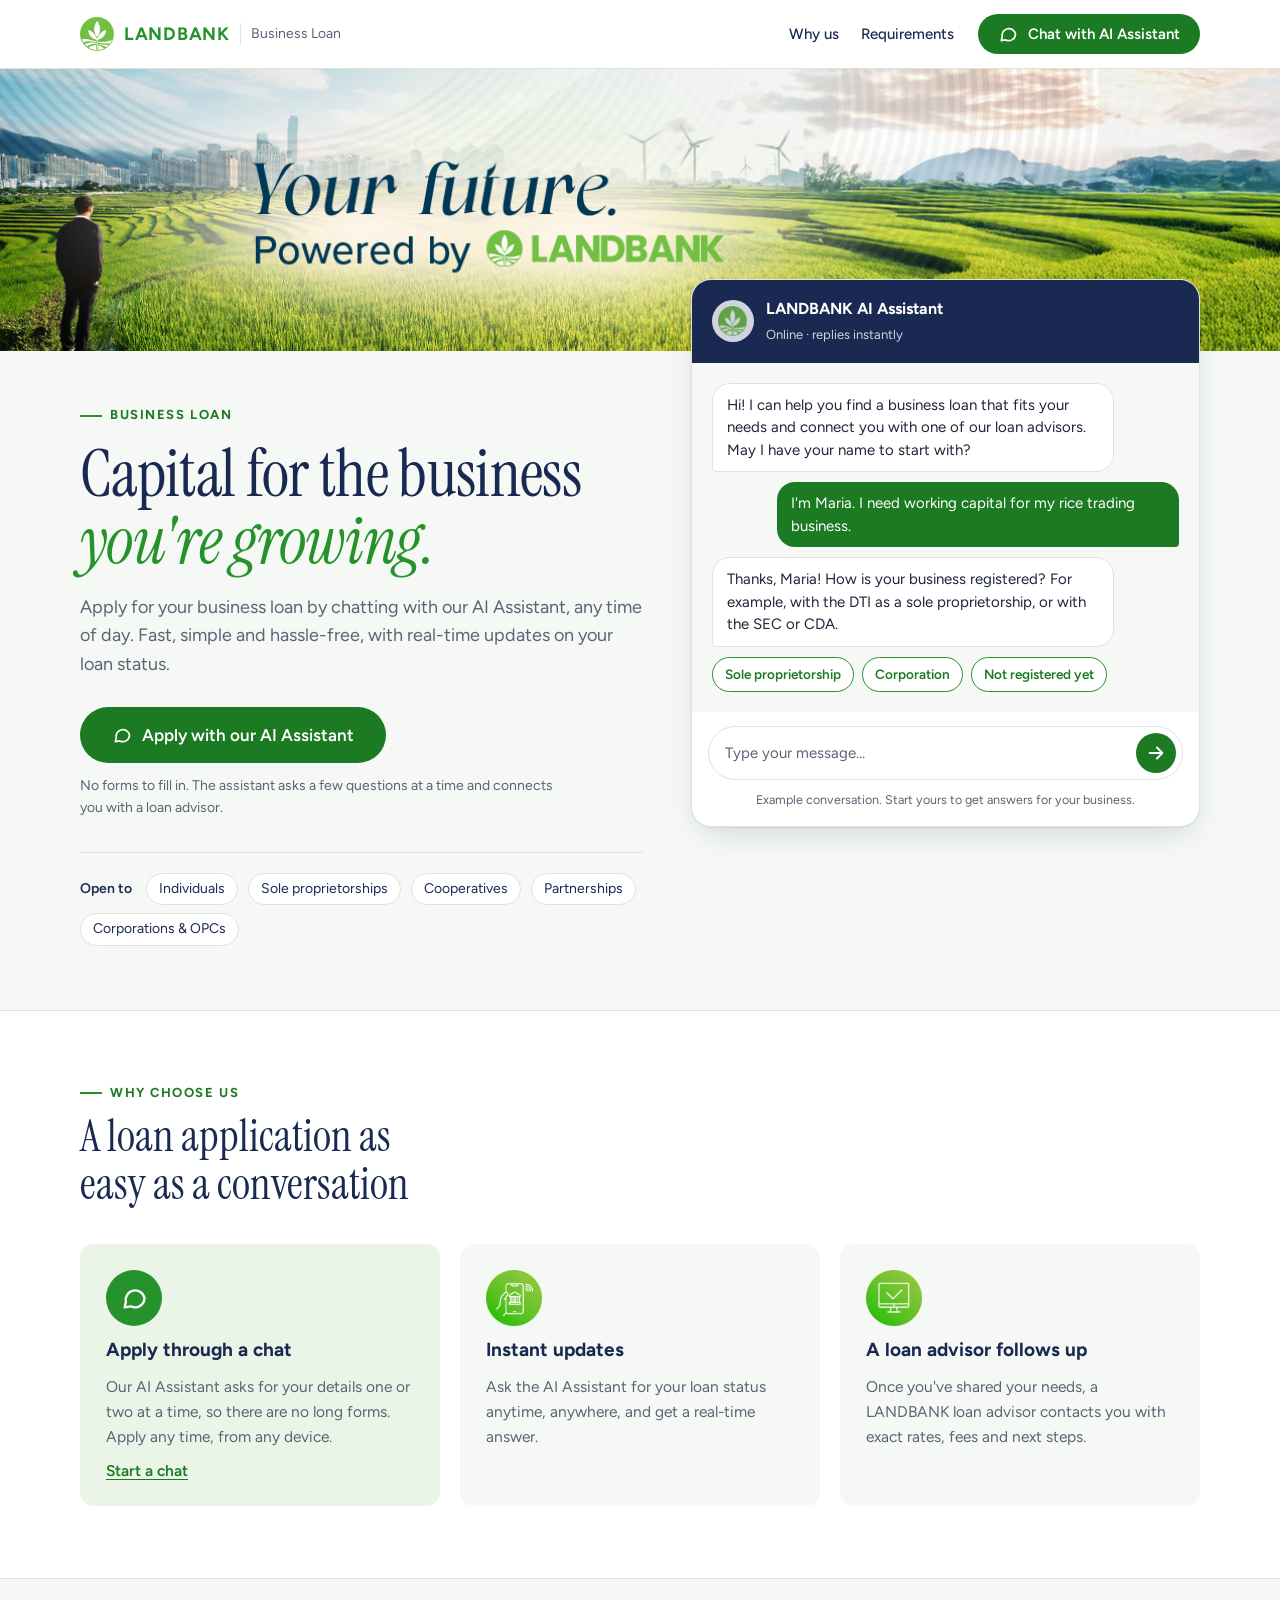
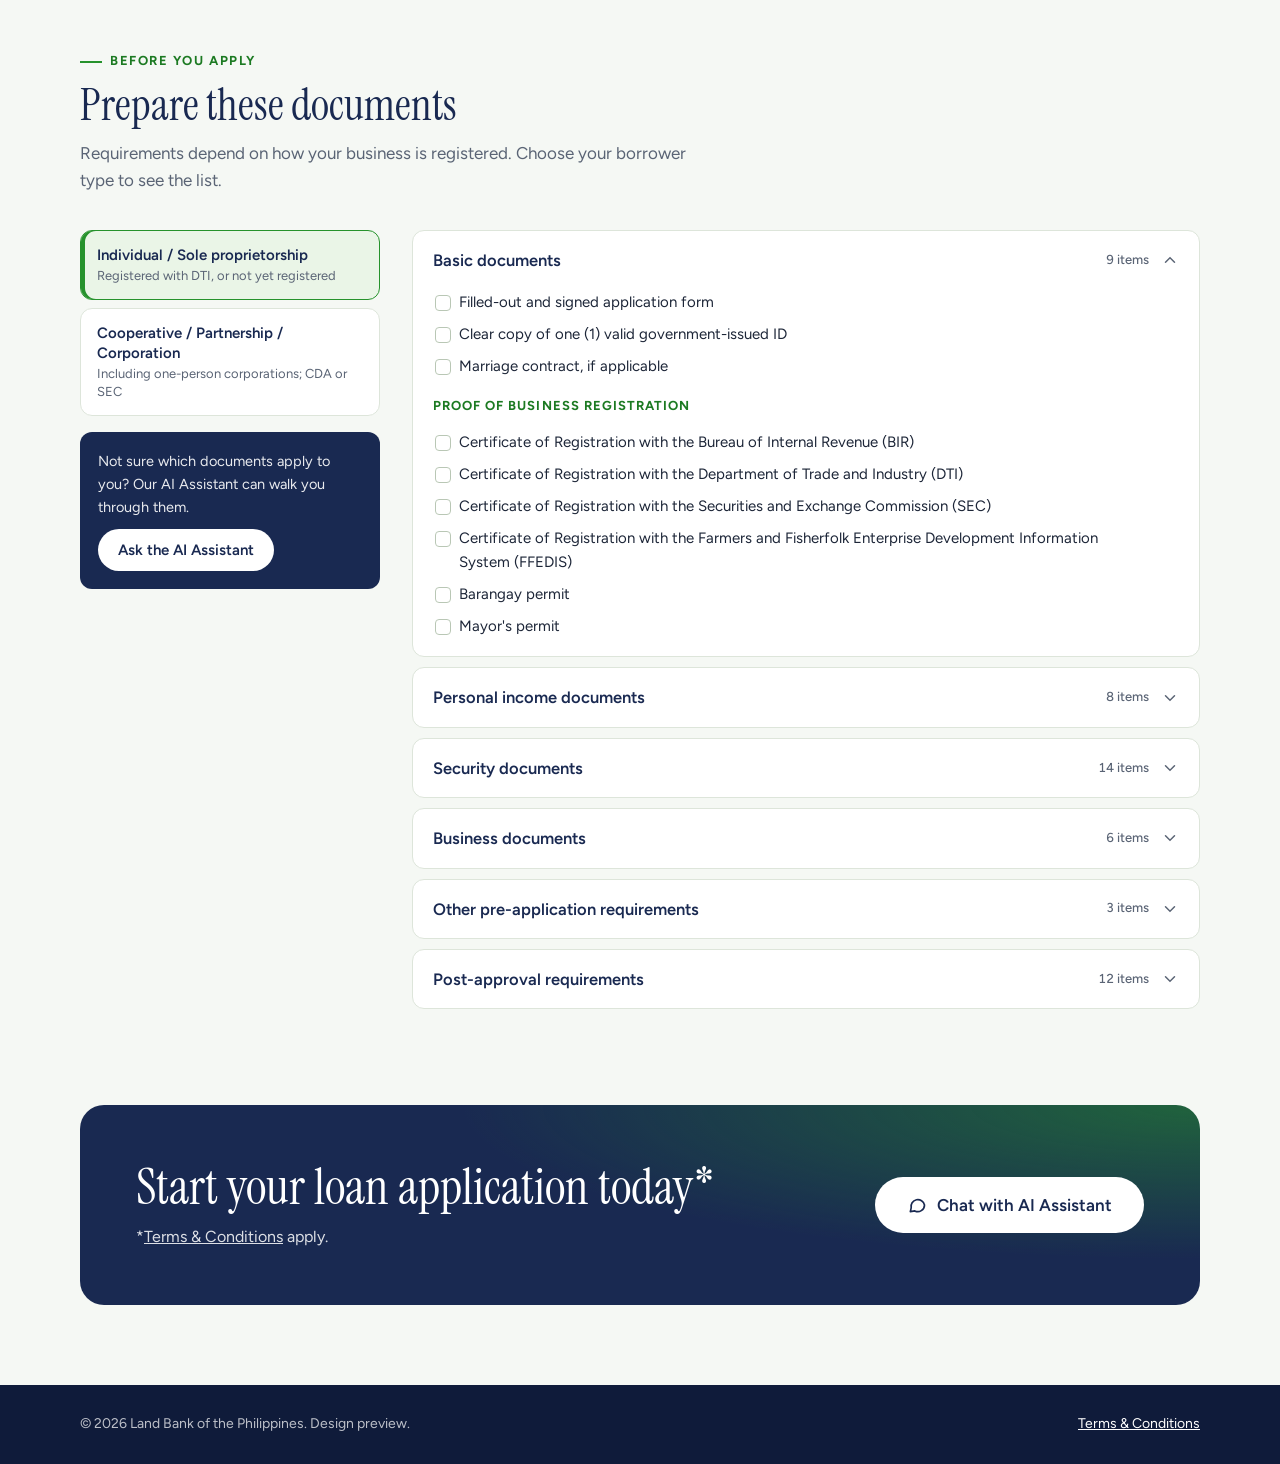
<file: design/landing/index.v1-light.html>
<!DOCTYPE html>
<html lang="en">
<head>
<meta charset="utf-8">
<meta name="viewport" content="width=device-width, initial-scale=1, viewport-fit=cover">
<title>LANDBANK Business Loan</title>
<link rel="icon" href="assets/icon.ico" type="image/x-icon">
<link rel="preconnect" href="https://fonts.googleapis.com">
<link rel="preconnect" href="https://fonts.gstatic.com" crossorigin>
<link rel="stylesheet" href="https://fonts.googleapis.com/css2?family=Figtree:wght@400;500;600;700&family=Instrument+Serif:ital@0;1&display=swap">
<style>
  /* Design preview only. Brand colours come from the current portal (172.22.6.48). */
  :root {
    --navy: #192951;
    --navy-deep: #0f1b3a;
    --green: #26922c;          /* brand green, used for marks and fills */
    --green-ink: #1c7a22;      /* button / link green, passes AA with white */
    --green-wash: #eaf5e7;
    --sky: #69b3e3;
    --paper: #f5f8f4;
    --surface: #ffffff;
    --line: #dde5da;
    --text: #1d2638;
    --muted: #5a6475;
    --radius: 14px;
    --shadow: 0 1px 2px rgba(25, 41, 81, .06), 0 12px 32px -12px rgba(25, 41, 81, .22);
    --serif: "Instrument Serif", Georgia, "Times New Roman", serif;
    --sans: "Figtree", system-ui, -apple-system, "Segoe UI", Roboto, sans-serif;
    color-scheme: light;
  }
  * { box-sizing: border-box; }
  [hidden] { display: none !important; }
  html { scroll-behavior: smooth; }
  @media (prefers-reduced-motion: reduce) {
    html { scroll-behavior: auto; }
    *, *::before, *::after { transition: none !important; animation: none !important; }
  }
  body {
    margin: 0;
    background: var(--paper);
    color: var(--text);
    font: 16px/1.6 var(--sans);
    -webkit-font-smoothing: antialiased;
  }
  img { max-width: 100%; display: block; }
  a { color: var(--green-ink); }
  h1, h2, h3 { color: var(--navy); text-wrap: balance; margin: 0; }
  p { margin: 0; }
  .wrap { width: 100%; max-width: 1160px; margin-inline: auto; padding-inline: 20px; }
  :focus-visible { outline: 3px solid var(--sky); outline-offset: 2px; border-radius: 6px; }
  .visually-hidden { position: absolute; width: 1px; height: 1px; overflow: hidden; clip: rect(0 0 0 0); white-space: nowrap; }

  /* Buttons */
  .btn {
    display: inline-flex; align-items: center; justify-content: center; gap: 10px;
    min-height: 48px; padding: 0 24px; border-radius: 999px;
    font: 600 16px/1 var(--sans); text-decoration: none; cursor: pointer;
    border: 2px solid transparent; transition: background .15s, color .15s, border-color .15s, transform .15s;
  }
  .btn:active { transform: translateY(1px); }
  .btn-primary { background: var(--green-ink); color: #fff; }
  .btn-primary:hover { background: #166a1b; }
  .btn-ghost { background: transparent; color: var(--navy); border-color: var(--navy); }
  .btn-ghost:hover { background: var(--navy); color: #fff; }
  .btn-light { background: #fff; color: var(--navy); }
  .btn-light:hover { background: var(--green-wash); }
  .btn-outline-light { color: #fff; border-color: rgba(255,255,255,.7); background: transparent; }
  .btn-outline-light:hover { background: rgba(255,255,255,.12); border-color: #fff; }
  .btn svg { width: 20px; height: 20px; flex: none; }

  /* Top bar */
  .topbar {
    position: sticky; top: env(safe-area-inset-top, 0px); z-index: 20;
    background: rgba(255,255,255,.94); backdrop-filter: blur(8px);
    border-bottom: 1px solid var(--line);
  }
  .topbar .wrap { display: flex; align-items: center; gap: 24px; min-height: 68px; }
  .brand { display: flex; align-items: center; gap: 10px; text-decoration: none; color: var(--navy); }
  .brand img { width: 34px; height: 34px; }
  .brand b { font-weight: 700; letter-spacing: .04em; color: var(--green); font-size: 18px; }
  .brand span { font-size: 14px; color: var(--muted); border-left: 1px solid var(--line); padding-left: 10px; }
  .nav { display: flex; gap: 22px; margin-left: auto; }
  .nav a { color: var(--navy); text-decoration: none; font-weight: 500; font-size: 15px; }
  .nav a:hover { color: var(--green-ink); }
  .topbar .btn { min-height: 40px; padding: 0 18px; font-size: 15px; }
  @media (max-width: 860px) { .nav { display: none; } .topbar .btn { margin-left: auto; } }
  @media (max-width: 480px) { .brand span { display: none; } .topbar-label { display: none; } .topbar .btn { padding: 0 12px; } }

  /* Hero */
  .banner {
    height: clamp(150px, 22vw, 300px);
    background: #cfe3c6 url("assets/business_loan.png") 12% center / cover no-repeat;
  }
  .hero { position: relative; }
  .hero .wrap {
    display: grid; grid-template-columns: minmax(0, 1.05fr) minmax(0, .95fr); gap: 48px; align-items: start;
    padding-block: 48px 64px;
  }
  .eyebrow {
    display: inline-flex; align-items: center; gap: 8px;
    font-size: 13px; font-weight: 700; letter-spacing: .12em; text-transform: uppercase; color: var(--green-ink);
  }
  .eyebrow::before { content: ""; width: 22px; height: 2px; background: var(--green); }
  .hero h1 {
    margin-top: 14px;
    font-family: var(--serif); font-weight: 400;
    font-size: clamp(40px, 5.4vw, 66px); line-height: 1.02; letter-spacing: -.01em;
  }
  .hero h1 em { color: var(--green); }
  .hero .lede { margin-top: 18px; font-size: 18px; color: var(--muted); max-width: 34em; }
  .cta-row { display: flex; flex-wrap: wrap; gap: 12px; margin-top: 28px; }
  .btn-lg { min-height: 56px; padding: 0 30px; font-size: 17px; }
  .cta-note { margin-top: 12px; font-size: 14px; color: var(--muted); max-width: 34em; }
  .who {
    margin-top: 32px; padding-top: 20px; border-top: 1px solid var(--line);
    display: flex; flex-wrap: wrap; gap: 8px 10px; align-items: center; font-size: 14px; color: var(--muted);
  }
  .who strong { color: var(--navy); font-weight: 600; margin-right: 4px; }
  .chip { padding: 4px 12px; border-radius: 999px; background: var(--surface); border: 1px solid var(--line); color: var(--navy); }

  /* Example conversation card (replaces the calculator) */
  .preview {
    margin: -120px 0 0; background: var(--surface); border-radius: 20px; box-shadow: var(--shadow);
    border: 1px solid var(--line); overflow: hidden; position: relative; display: flex; flex-direction: column;
  }
  .preview-head { background: var(--navy); color: #fff; padding: 16px 20px; display: flex; align-items: center; gap: 12px; }
  .preview-head .avatar { width: 42px; height: 42px; }
  .preview-head b { display: block; font-size: 16px; }
  .preview-head span { font-size: 13px; opacity: .8; }
  .preview-body { background: var(--paper); padding: 20px; display: flex; flex-direction: column; gap: 10px; }
  .preview .msg { font-size: 15px; max-width: 86%; padding: 10px 14px; }
  .preview-chips { display: flex; flex-wrap: wrap; gap: 8px; }
  .preview-chips span { border: 1.5px solid var(--green); color: var(--green-ink); background: var(--surface); border-radius: 999px; padding: 6px 12px; font-size: 13.5px; font-weight: 600; }
  .preview-input {
    display: flex; align-items: center; gap: 10px; margin: 14px 16px 0; padding: 6px 6px 6px 16px;
    border: 1.5px solid var(--line); border-radius: 999px; background: var(--surface); cursor: pointer;
    font: 15px var(--sans); color: var(--muted); text-align: left; transition: border-color .15s, box-shadow .15s;
  }
  .preview-input:hover { border-color: var(--green); box-shadow: 0 0 0 4px var(--green-wash); }
  .preview-input > span:first-child { flex: 1; }
  .preview-input .send { width: 40px; height: 40px; }
  .preview figcaption { padding: 10px 20px 16px; font-size: 12.5px; color: var(--muted); text-align: center; }

  @media (max-width: 900px) {
    .hero .wrap { grid-template-columns: 1fr; gap: 36px; padding-block: 32px 48px; }
    .preview { margin-top: 0; }
  }

  /* Sections */
  section.block { padding-block: 72px; }
  .section-head { display: grid; gap: 10px; max-width: 640px; margin-bottom: 36px; }
  .section-head h2 { font-family: var(--serif); font-weight: 400; font-size: clamp(32px, 4vw, 44px); line-height: 1.08; }
  .section-head p { color: var(--muted); font-size: 17px; }

  .why { background: var(--surface); border-block: 1px solid var(--line); }
  .features { display: grid; grid-template-columns: repeat(3, minmax(0, 1fr)); gap: 20px; }
  .feature { display: grid; gap: 12px; align-content: start; padding: 26px; border-radius: var(--radius); background: var(--paper); }
  .feature img, .feature .chat-mark { width: 56px; height: 56px; }
  .feature h3 { font-size: 19px; line-height: 1.3; }
  .feature p { color: var(--muted); font-size: 15.5px; }
  .feature.new { background: var(--green-wash); }
  .chat-mark { border-radius: 50%; background: var(--green); display: grid; place-items: center; }
  .chat-mark svg { width: 28px; height: 28px; color: #fff; }
  .tag { display: inline-block; font-size: 11px; font-weight: 700; letter-spacing: .1em; text-transform: uppercase; color: var(--green-ink); background: #fff; border-radius: 999px; padding: 2px 8px; margin-left: 6px; vertical-align: middle; }
  .link-btn { background: none; border: 0; padding: 0; font: 600 15.5px var(--sans); color: var(--green-ink); cursor: pointer; text-decoration: underline; text-underline-offset: 3px; justify-self: start; }
  @media (max-width: 860px) { .features { grid-template-columns: 1fr; } }

  /* Requirements */
  .req-layout { display: grid; grid-template-columns: 300px minmax(0, 1fr); gap: 32px; align-items: start; }
  .req-aside { position: sticky; top: 96px; display: grid; gap: 16px; }
  .tabs { display: grid; gap: 8px; }
  .tab {
    text-align: left; padding: 14px 16px; border-radius: 12px; border: 1.5px solid var(--line);
    background: var(--surface); color: var(--navy); font: 600 15px/1.35 var(--sans); cursor: pointer;
    display: grid; gap: 2px;
  }
  .tab small { font-weight: 400; color: var(--muted); font-size: 13px; }
  .tab[aria-selected="true"] { border-color: var(--green); background: var(--green-wash); box-shadow: inset 4px 0 0 var(--green); }
  .help-card { padding: 18px; border-radius: 12px; background: var(--navy); color: #fff; display: grid; gap: 10px; }
  .help-card p { font-size: 14.5px; opacity: .9; }
  .help-card .btn { min-height: 42px; font-size: 15px; justify-self: start; padding: 0 18px; }
  .docs { display: grid; gap: 10px; }
  details.group { background: var(--surface); border: 1px solid var(--line); border-radius: 12px; }
  details.group summary {
    list-style: none; cursor: pointer; padding: 16px 20px; display: flex; align-items: center; gap: 12px;
    font-weight: 600; color: var(--navy); font-size: 16.5px;
  }
  details.group summary::-webkit-details-marker { display: none; }
  summary .count { margin-left: auto; font-size: 13px; font-weight: 500; color: var(--muted); font-variant-numeric: tabular-nums; }
  summary .chev { width: 18px; height: 18px; color: var(--muted); transition: transform .2s; flex: none; }
  details[open] summary .chev { transform: rotate(180deg); }
  .group-body { padding: 0 20px 18px; display: grid; gap: 14px; }
  .group-body h4 { margin: 4px 0 0; font-size: 13px; letter-spacing: .08em; text-transform: uppercase; color: var(--green-ink); }
  .group-body ul { margin: 0; padding: 0; list-style: none; display: grid; gap: 8px; }
  .group-body li { position: relative; padding-left: 26px; font-size: 15px; color: var(--text); max-width: 68ch; }
  .group-body li::before {
    content: ""; position: absolute; left: 2px; top: 5px; width: 14px; height: 14px; border-radius: 4px;
    border: 1.5px solid #b9c7b5; background: #fff;
  }
  @media (max-width: 860px) {
    .req-layout { grid-template-columns: 1fr; }
    .req-aside { position: static; }
    .tabs { grid-template-columns: 1fr 1fr; }
  }
  @media (max-width: 480px) { .tabs { grid-template-columns: 1fr; } }

  /* Closing CTA */
  .closing { padding-block: 24px 80px; }
  .closing-card {
    border-radius: 24px; padding: clamp(28px, 5vw, 56px); color: #fff; position: relative; overflow: hidden;
    background:
      radial-gradient(120% 140% at 100% 0%, rgba(38,146,44,.55), transparent 55%),
      var(--navy);
    display: flex; flex-wrap: wrap; align-items: center; justify-content: space-between; gap: 24px;
  }
  .closing-card h2 { color: #fff; font-family: var(--serif); font-weight: 400; font-size: clamp(32px, 4.4vw, 50px); line-height: 1.05; }
  .closing-card p { margin-top: 10px; opacity: .85; }
  .closing-card .cta-row { margin-top: 0; }

  footer { background: var(--navy-deep); color: rgba(255,255,255,.72); font-size: 14px; padding-block: 28px; }
  footer .wrap { display: flex; flex-wrap: wrap; gap: 12px 24px; justify-content: space-between; }
  footer a { color: #fff; }

  /* Chat panel (static mock) */

  .avatar { border-radius: 50%; background: #fff; display: grid; place-items: center; flex: none; }
  .avatar img { width: 70%; height: 70%; }

  /* Focus mode: the page dims and blurs, the chat takes centre stage */
  body.chat-open { overflow: hidden; }
  .chat-backdrop {
    position: fixed; inset: 0; z-index: 45;
    background: rgba(15, 27, 58, .58); backdrop-filter: blur(6px); -webkit-backdrop-filter: blur(6px);
    animation: fade .2s ease-out;
  }
  @keyframes fade { from { opacity: 0; } }
  .chat {
    position: fixed; inset: 0; margin: auto; z-index: 50;
    width: min(880px, calc(100vw - 48px)); height: min(880px, calc(100dvh - 48px));
    background: var(--surface); border-radius: 24px; box-shadow: 0 40px 100px -20px rgba(0,0,0,.55);
    display: flex; flex-direction: column; overflow: hidden;
    animation: pop .24s ease-out;
  }
  @keyframes pop { from { opacity: 0; transform: translateY(16px) scale(.98); } }
  @media (max-width: 640px) {
    .chat {
      width: 100%; height: 100%; border-radius: 0;
      padding-top: env(safe-area-inset-top, 0px); padding-bottom: env(safe-area-inset-bottom, 0px);
    }
  }
  .chat-head { background: var(--navy); color: #fff; padding: 18px 20px 18px 24px; display: flex; align-items: center; gap: 14px; }
  .chat-head .avatar { width: 48px; height: 48px; }
  .chat-head h2 { color: #fff; font-size: 19px; line-height: 1.2; }
  .chat-head p { font-size: 14px; opacity: .8; display: flex; align-items: center; gap: 6px; }
  .chat-head p::before { content: ""; width: 8px; height: 8px; border-radius: 50%; background: #9be15d; }
  .icon-btn { margin-left: auto; width: 40px; height: 40px; border-radius: 10px; border: 0; background: transparent; color: #fff; cursor: pointer; display: grid; place-items: center; }
  .icon-btn + .icon-btn { margin-left: 0; }
  .icon-btn:hover { background: rgba(255,255,255,.12); }
  .icon-btn svg { width: 22px; height: 22px; }
  .esc-hint { font-size: 12px; opacity: .65; margin-right: 4px; }
  @media (max-width: 640px) { .esc-hint { display: none; } }
  .preview-note { background: #fff6e8; color: #7a4a0c; font-size: 13px; padding: 8px 24px; border-bottom: 1px solid #f3e1c2; text-align: center; }
  /* Messages and composer sit in a centred reading column */
  .messages {
    flex: 1; overflow-y: auto; display: flex; flex-direction: column; gap: 14px; background: var(--paper);
    padding-block: 28px; padding-inline: max(20px, calc((100% - 700px) / 2));
  }
  .day { align-self: center; font-size: 12.5px; color: var(--muted); }
  .msg { max-width: min(78%, 560px); padding: 12px 16px; border-radius: 18px; font-size: 16.5px; line-height: 1.5; }
  .msg.bot { align-self: flex-start; background: var(--surface); border: 1px solid var(--line); border-bottom-left-radius: 4px; }
  .msg.me { align-self: flex-end; background: var(--green-ink); color: #fff; border-bottom-right-radius: 4px; }
  .quick { display: flex; flex-wrap: wrap; gap: 10px; }
  .quick button {
    border: 1.5px solid var(--green); background: var(--surface); color: var(--green-ink); border-radius: 999px;
    padding: 10px 18px; font: 600 15px var(--sans); cursor: pointer;
  }
  .quick button:hover { background: var(--green-wash); }
  .typing { align-self: flex-start; display: flex; gap: 5px; padding: 14px 16px; background: var(--surface); border: 1px solid var(--line); border-radius: 18px; border-bottom-left-radius: 4px; }
  .typing i { width: 8px; height: 8px; border-radius: 50%; background: #9aa6b8; animation: blink 1.2s infinite; }
  .typing i:nth-child(2) { animation-delay: .15s; } .typing i:nth-child(3) { animation-delay: .3s; }
  @keyframes blink { 0%, 60%, 100% { opacity: .3; } 30% { opacity: 1; } }
  .composer {
    display: flex; gap: 10px; border-top: 1px solid var(--line); background: var(--surface);
    padding-block: 16px 10px; padding-inline: max(20px, calc((100% - 700px) / 2));
  }
  .composer textarea {
    flex: 1; resize: none; border: 1.5px solid var(--line); border-radius: 16px; padding: 13px 16px;
    font: 16.5px/1.45 var(--sans); color: var(--text); max-height: 160px; background: var(--surface);
  }
  .composer textarea:focus { outline: none; border-color: var(--green); box-shadow: 0 0 0 4px var(--green-wash); }
  .send { width: 52px; height: 52px; align-self: flex-end; border-radius: 50%; border: 0; background: var(--green-ink); color: #fff; cursor: pointer; display: grid; place-items: center; }
  .send:disabled { background: #c9d2c6; cursor: default; }
  .send svg { width: 22px; height: 22px; }
  .chat-foot { font-size: 12px; color: var(--muted); text-align: center; padding: 0 20px 14px; background: var(--surface); }
</style>
</head>
<body>

<header class="topbar">
  <div class="wrap">
    <a class="brand" href="#top" aria-label="LANDBANK Business Loan home">
      <img src="assets/icon.ico" alt="">
      <b>LANDBANK</b>
      <span>Business Loan</span>
    </a>
    <nav class="nav" aria-label="Page">
      <a href="#why">Why us</a>
      <a href="#requirements">Requirements</a>
    </nav>
    <button class="btn btn-primary" type="button" data-open-chat><svg viewBox="0 0 24 24" fill="none" stroke="currentColor" stroke-width="2" stroke-linecap="round" stroke-linejoin="round" aria-hidden="true"><path d="M21 12a8 8 0 0 1-11.6 7.1L4 20l1-4.6A8 8 0 1 1 21 12Z"/></svg><span class="topbar-label">Chat with AI Assistant</span></button>
  </div>
</header>

<main id="top">
  <div class="banner" role="img" aria-label="Rice terraces and a city skyline: Your future. Powered by LANDBANK"></div>

  <section class="hero">
    <div class="wrap">
      <div>
        <span class="eyebrow">Business Loan</span>
        <h1>Capital for the business <em>you're growing.</em></h1>
        <p class="lede">Apply for your business loan by chatting with our AI Assistant, any time of day. Fast, simple and hassle-free, with real-time updates on your loan status.</p>
        <div class="cta-row">
          <button class="btn btn-primary btn-lg" type="button" data-open-chat>
            <svg viewBox="0 0 24 24" fill="none" stroke="currentColor" stroke-width="2" stroke-linecap="round" stroke-linejoin="round" aria-hidden="true"><path d="M21 12a8 8 0 0 1-11.6 7.1L4 20l1-4.6A8 8 0 1 1 21 12Z"/></svg>
            Apply with our AI Assistant
          </button>
        </div>
        <p class="cta-note">No forms to fill in. The assistant asks a few questions at a time and connects you with a loan advisor.</p>
        <div class="who">
          <strong>Open to</strong>
          <span class="chip">Individuals</span>
          <span class="chip">Sole proprietorships</span>
          <span class="chip">Cooperatives</span>
          <span class="chip">Partnerships</span>
          <span class="chip">Corporations &amp; OPCs</span>
        </div>
      </div>

      <figure class="preview" aria-labelledby="preview-cap">
        <div class="preview-head">
          <span class="avatar"><img src="assets/icon.ico" alt=""></span>
          <div>
            <b>LANDBANK AI Assistant</b>
            <span>Online · replies instantly</span>
          </div>
        </div>
        <div class="preview-body" aria-hidden="true">
          <div class="msg bot">Hi! I can help you find a business loan that fits your needs and connect you with one of our loan advisors. May I have your name to start with?</div>
          <div class="msg me">I'm Maria. I need working capital for my rice trading business.</div>
          <div class="msg bot">Thanks, Maria! How is your business registered? For example, with the DTI as a sole proprietorship, or with the SEC or CDA.</div>
          <div class="preview-chips"><span>Sole proprietorship</span><span>Corporation</span><span>Not registered yet</span></div>
        </div>
        <button class="preview-input" type="button" data-open-chat>
          <span>Type your message…</span>
          <span class="send"><svg viewBox="0 0 24 24" fill="none" stroke="currentColor" stroke-width="2" stroke-linecap="round" stroke-linejoin="round" aria-hidden="true"><path d="M5 12h14M13 6l6 6-6 6"/></svg></span>
        </button>
        <figcaption id="preview-cap">Example conversation. Start yours to get answers for your business.</figcaption>
      </figure>
    </div>
  </section>

  <section class="block why" id="why">
    <div class="wrap">
      <div class="section-head">
        <span class="eyebrow">Why choose us</span>
        <h2>A loan application as easy as a conversation</h2>
      </div>
      <div class="features">
        <article class="feature new">
          <span class="chat-mark"><svg viewBox="0 0 24 24" fill="none" stroke="currentColor" stroke-width="2" stroke-linecap="round" stroke-linejoin="round" aria-hidden="true"><path d="M21 12a8 8 0 0 1-11.6 7.1L4 20l1-4.6A8 8 0 1 1 21 12Z"/></svg></span>
          <h3>Apply through a chat</h3>
          <p>Our AI Assistant asks for your details one or two at a time, so there are no long forms. Apply any time, from any device.</p>
          <button class="link-btn" type="button" data-open-chat>Start a chat</button>
        </article>
        <article class="feature">
          <img src="assets/icon_timer.png" alt="">
          <h3>Instant updates</h3>
          <p>Ask the AI Assistant for your loan status anytime, anywhere, and get a real-time answer.</p>
        </article>
        <article class="feature">
          <img src="assets/icon_digital.png" alt="">
          <h3>A loan advisor follows up</h3>
          <p>Once you've shared your needs, a LANDBANK loan advisor contacts you with exact rates, fees and next steps.</p>
        </article>
      </div>
    </div>
  </section>

  <section class="block" id="requirements">
    <div class="wrap">
      <div class="section-head">
        <span class="eyebrow">Before you apply</span>
        <h2>Prepare these documents</h2>
        <p>Requirements depend on how your business is registered. Choose your borrower type to see the list.</p>
      </div>
      <div class="req-layout">
        <aside class="req-aside">
          <div class="tabs" role="tablist" aria-label="Borrower type">
            <button class="tab" role="tab" id="tab-isp" aria-controls="docs" aria-selected="true" data-type="isp">
              Individual / Sole proprietorship
              <small>Registered with DTI, or not yet registered</small>
            </button>
            <button class="tab" role="tab" id="tab-cpc" aria-controls="docs" aria-selected="false" data-type="cpc">
              Cooperative / Partnership / Corporation
              <small>Including one-person corporations; CDA or SEC</small>
            </button>
          </div>
          <div class="help-card">
            <p>Not sure which documents apply to you? Our AI Assistant can walk you through them.</p>
            <button class="btn btn-light" type="button" data-open-chat>Ask the AI Assistant</button>
          </div>
        </aside>
        <div class="docs" id="docs" role="tabpanel" aria-labelledby="tab-isp"></div>
      </div>
    </div>
  </section>

  <section class="closing">
    <div class="wrap">
      <div class="closing-card">
        <div>
          <h2>Start your loan application today*</h2>
          <p>*<a href="#terms" style="color:#fff">Terms &amp; Conditions</a> apply.</p>
        </div>
        <div class="cta-row">
          <button class="btn btn-light btn-lg" type="button" data-open-chat><svg viewBox="0 0 24 24" fill="none" stroke="currentColor" stroke-width="2" stroke-linecap="round" stroke-linejoin="round" aria-hidden="true"><path d="M21 12a8 8 0 0 1-11.6 7.1L4 20l1-4.6A8 8 0 1 1 21 12Z"/></svg>Chat with AI Assistant</button>
        </div>
      </div>
    </div>
  </section>
</main>

<footer id="terms">
  <div class="wrap">
    <span>© 2026 Land Bank of the Philippines. Design preview.</span>
    <a href="#terms">Terms &amp; Conditions</a>
  </div>
</footer>

<!-- Chat panel: static mock, not connected to the chatbot -->
<div class="chat-backdrop" id="chat-backdrop" hidden></div>
<section class="chat" id="chat" role="dialog" aria-modal="true" aria-labelledby="chat-title" hidden>
  <div class="chat-head">
    <span class="avatar"><img src="assets/icon.ico" alt=""></span>
    <div>
      <h2 id="chat-title">LANDBANK AI Assistant</h2>
      <p>Online · replies instantly</p>
    </div>
    <span class="esc-hint" style="margin-left:auto">Esc to close</span>
    <button class="icon-btn" type="button" id="chat-reset" style="margin-left:0" aria-label="Start over">
      <svg viewBox="0 0 24 24" fill="none" stroke="currentColor" stroke-width="2" stroke-linecap="round" stroke-linejoin="round" aria-hidden="true"><path d="M3 12a9 9 0 1 0 3-6.7L3 8"/><path d="M3 3v5h5"/></svg>
    </button>
    <button class="icon-btn" type="button" id="chat-close" aria-label="Close chat">
      <svg viewBox="0 0 24 24" fill="none" stroke="currentColor" stroke-width="2" stroke-linecap="round" aria-hidden="true"><path d="M6 6l12 12M18 6 6 18"/></svg>
    </button>
  </div>
  <div class="preview-note">Design preview: replies are placeholders, the assistant is not connected yet.</div>
  <div class="messages" id="messages" aria-live="polite"></div>
  <form class="composer" id="composer">
    <label class="visually-hidden" for="chat-input">Message</label>
    <textarea id="chat-input" rows="1" placeholder="Type your message…"></textarea>
    <button class="send" type="submit" id="send" aria-label="Send" disabled>
      <svg viewBox="0 0 24 24" fill="none" stroke="currentColor" stroke-width="2" stroke-linecap="round" stroke-linejoin="round" aria-hidden="true"><path d="M5 12h14M13 6l6 6-6 6"/></svg>
    </button>
  </form>
  <p class="chat-foot">Never share passwords, card numbers or one-time PINs other than the code we text you.</p>
</section>

<script>
  /* ---------- Requirements (content from the current portal) ---------- */
  const security = [
    ["", ["Photocopy of Transfer Certificate of Title (TCT) / Condominium Certificate of Title (CCT)",
          "Photocopy of Tax Declaration (for land and improvement)",
          "Location / vicinity map",
          "Land Transportation Office (LTO) Official Receipt (OR) / Certificate of Registration (CR) or Deed of Sale of Motor Vehicle",
          "Reservation Agreement, Contract to Sell or Statement of Account (for Deed of Assignment (DOA) accounts only)"]],
    ["If secured by a continuing suretyship", ["Basic documents (as enumerated in this form) of the surety", "Income documents (as enumerated in this form) of the surety"]],
    ["If construction loan", ["Building / floor plan of proposed improvement", "Bill of materials", "Specification of proposed finishes", "Building permit"]],
  ];
  const postApproval = [
    ["Real estate collateral-backed loans", ["Original owner's copy of TCT/CCT", "Original Tax Clearance", "Certified true copy of latest Tax Declaration",
      "Insurance policy/ies (for properties with improvements)", "Master Deed of Declaration (for condominium only)",
      "Photocopy of latest full-year Real Estate Tax Receipt (RETR)", "Price quotation of the property (for property acquisition)",
      "Affidavit of Consent to Mortgage Family Home", "Others (please specify)"]],
  ];
  const DOCS = {
    isp: [
      ["Basic documents", [["", ["Filled-out and signed application form", "Clear copy of one (1) valid government-issued ID", "Marriage contract, if applicable"]],
        ["Proof of business registration", ["Certificate of Registration with the Bureau of Internal Revenue (BIR)", "Certificate of Registration with the Department of Trade and Industry (DTI)",
          "Certificate of Registration with the Securities and Exchange Commission (SEC)", "Certificate of Registration with the Farmers and Fisherfolk Enterprise Development Information System (FFEDIS)",
          "Barangay permit", "Mayor's permit"]]]],
      ["Personal income documents", [["", ["Latest Income Tax Return (ITR) or BIR Form 2316", "Latest payslip for the past 2 months",
        "Certificate of Employment (COE) with salary, or employment contract", "Latest crew contract (for seafarers)", "Proof of remittance for the past 6 months",
        "Bank statements or photocopy of passbook for the past 6 months", "Lease contract (for rental income)", "Proof of other income"]]]],
      ["Security documents", security.concat([["If refinancing / loan takeout", ["Statement of Account from current lender and official receipts for the past 3 months"]],
        ["Others", ["Appraisal fee", "Additional security documents"]]])],
      ["Business documents", [["", ["Photocopy of Audited Financial Statements for the past 3 years with the latest ITR, or in-house or pre-operating financial statements",
        "Business plan / business proposal", "Photocopy of franchise agreement, if any", "Business background / company profile", "Photocopy of purchase agreement", "Others (please specify)"]]]],
      ["Other pre-application requirements", [["", ["Billing statement of utilities for the past 3 months",
        "Statement of Account from the current lender and official receipts for the past 3 months (if loan purpose is refinancing / loan takeout)", "Others (please specify)"]]]],
      ["Post-approval requirements", postApproval.concat([["Other post-approval requirements", ["General Information Sheet (GIS), if applicable", "Special Power of Attorney, if applicable",
        "Certificate of Ownership for movable property (e.g., motor vehicles)"]]])],
    ],
    cpc: [
      ["Basic documents", [["", ["Filled-out and signed application form", "Clear copy of one (1) valid government-issued ID of authorized representative, if applicable",
        "Board / Partnership Resolution or Secretary's Certificate authorizing the loan and naming the persons authorized to transact with the bank and sign documents",
        "Special Power of Attorney, if applicable", "Certificate of Registration with the Farmers and Fisherfolk Enterprise Development Information System (FFEDIS)"]]]],
      ["Proof of business registration", [["Cooperative", ["Certificate of Registration with the Cooperative Development Authority (CDA)", "Certificate of Compliance, if applicable", "List of elected officers"]],
        ["Partnership", ["Certificate of Registration with the Securities and Exchange Commission (SEC)", "Articles of Partnership"]],
        ["Corporation / One-person corporation", ["Certificate of Registration with the SEC", "General Information Sheet (GIS), if applicable", "Latest amended Articles of Incorporation and By-Laws"]]]],
      ["Income documents", [["", ["Photocopy of Audited Financial Statements for the past 3 years with the latest Income Tax Return (ITR), or in-house or pre-operating financial statements",
        "Bank statements or photocopy of passbook for the past 6 months", "Business background / company profile", "Proof of other income, if any"]]]],
      ["Other supporting documents", [["", ["Billing statement of utilities for the past 3 months",
        "Statement of Account from the current lender and official receipts for the past 3 months (if loan purpose is refinancing / loan takeout)", "Others (please specify)"]]]],
      ["Security documents", security.concat([["Others", ["Appraisal fee", "Additional security documents"]]])],
      ["Post-approval requirements", postApproval.concat([["Other post-approval requirements", ["Certificate of Ownership for movable property (e.g., motor vehicles)"]]])],
    ],
  };
  const chev = '<svg class="chev" viewBox="0 0 24 24" fill="none" stroke="currentColor" stroke-width="2" stroke-linecap="round" aria-hidden="true"><path d="m6 9 6 6 6-6"/></svg>';
  const esc = s => s.replace(/&/g, "&amp;").replace(/</g, "&lt;");
  function renderDocs(type) {
    document.getElementById("docs").innerHTML = DOCS[type].map(([title, parts], i) => {
      const count = parts.reduce((n, [, items]) => n + items.length, 0);
      const body = parts.map(([h, items]) => (h ? `<h4>${esc(h)}</h4>` : "") + `<ul>${items.map(t => `<li>${esc(t)}</li>`).join("")}</ul>`).join("");
      return `<details class="group"${i === 0 ? " open" : ""}><summary>${esc(title)}<span class="count">${count} items</span>${chev}</summary><div class="group-body">${body}</div></details>`;
    }).join("");
  }
  document.querySelectorAll(".tab").forEach(tab => tab.addEventListener("click", () => {
    document.querySelectorAll(".tab").forEach(t => t.setAttribute("aria-selected", t === tab));
    document.getElementById("docs").setAttribute("aria-labelledby", tab.id);
    renderDocs(tab.dataset.type);
  }));
  renderDocs("isp");

  /* ---------- Chat box: open/close + scripted preview only ---------- */
  const chat = document.getElementById("chat");
  const backdrop = document.getElementById("chat-backdrop");
  let opener = null;  // the button that opened the chat, focused again on close
  const messages = document.getElementById("messages");
  const input = document.getElementById("chat-input");
  const send = document.getElementById("send");
  const GREETING = "Hi! I can help you find a business loan that fits your needs and connect you with one of our loan advisors. What would you like to do today?";
  const QUICK = ["Apply for a business loan", "Check my application status", "What documents do I need?"];
  const PLACEHOLDER = "Thanks! This is a design preview, so I can't answer yet. Once connected, I'll guide you step by step.";

  function add(text, who) {
    const el = document.createElement("div");
    el.className = "msg " + who;
    el.textContent = text;
    messages.appendChild(el);
    messages.scrollTop = messages.scrollHeight;
    return el;
  }
  function addQuick() {
    const row = document.createElement("div");
    row.className = "quick";
    QUICK.forEach(q => {
      const b = document.createElement("button");
      b.type = "button"; b.textContent = q;
      b.addEventListener("click", () => { row.remove(); userSays(q); });
      row.appendChild(b);
    });
    messages.appendChild(row);
  }
  function reset() {
    messages.innerHTML = '<div class="day">Today</div>';
    add(GREETING, "bot");
    addQuick();
  }
  function userSays(text) {
    add(text, "me");
    const typing = document.createElement("div");
    typing.className = "typing"; typing.innerHTML = "<i></i><i></i><i></i>";
    messages.appendChild(typing);
    messages.scrollTop = messages.scrollHeight;
    setTimeout(() => { typing.remove(); add(PLACEHOLDER, "bot"); }, 900);
  }
  function openChat(e) {
    opener = e?.currentTarget || null;
    document.querySelectorAll("[data-open-chat]").forEach(b => b.setAttribute("aria-expanded", "true"));
    if (!messages.children.length) reset();
    chat.hidden = false;
    backdrop.hidden = false;
    document.body.classList.add("chat-open");
    document.querySelectorAll("body > header, body > main, body > footer").forEach(el => el.inert = true);
    input.focus();
  }
  function closeChat() {
    chat.hidden = true;
    backdrop.hidden = true;
    document.body.classList.remove("chat-open");
    document.querySelectorAll("body > header, body > main, body > footer").forEach(el => el.inert = false);
    document.querySelectorAll("[data-open-chat]").forEach(b => b.setAttribute("aria-expanded", "false"));
    opener?.focus();
  }
  document.querySelectorAll("[data-open-chat]").forEach(b => b.addEventListener("click", openChat));
  document.getElementById("chat-close").addEventListener("click", closeChat);
  backdrop.addEventListener("click", closeChat);
  document.getElementById("chat-reset").addEventListener("click", reset);
  document.addEventListener("keydown", e => { if (e.key === "Escape" && !chat.hidden) closeChat(); });
  input.addEventListener("input", () => {
    send.disabled = !input.value.trim();
    input.style.height = "auto";
    input.style.height = input.scrollHeight + "px";
  });
  input.addEventListener("keydown", e => {
    if (e.key === "Enter" && !e.shiftKey) { e.preventDefault(); document.getElementById("composer").requestSubmit(); }
  });
  document.getElementById("composer").addEventListener("submit", e => {
    e.preventDefault();
    const text = input.value.trim();
    if (!text) return;
    messages.querySelector(".quick")?.remove();
    input.value = ""; input.style.height = "auto"; send.disabled = true;
    userSays(text);
  });
</script>
</body>
</html>
</file>
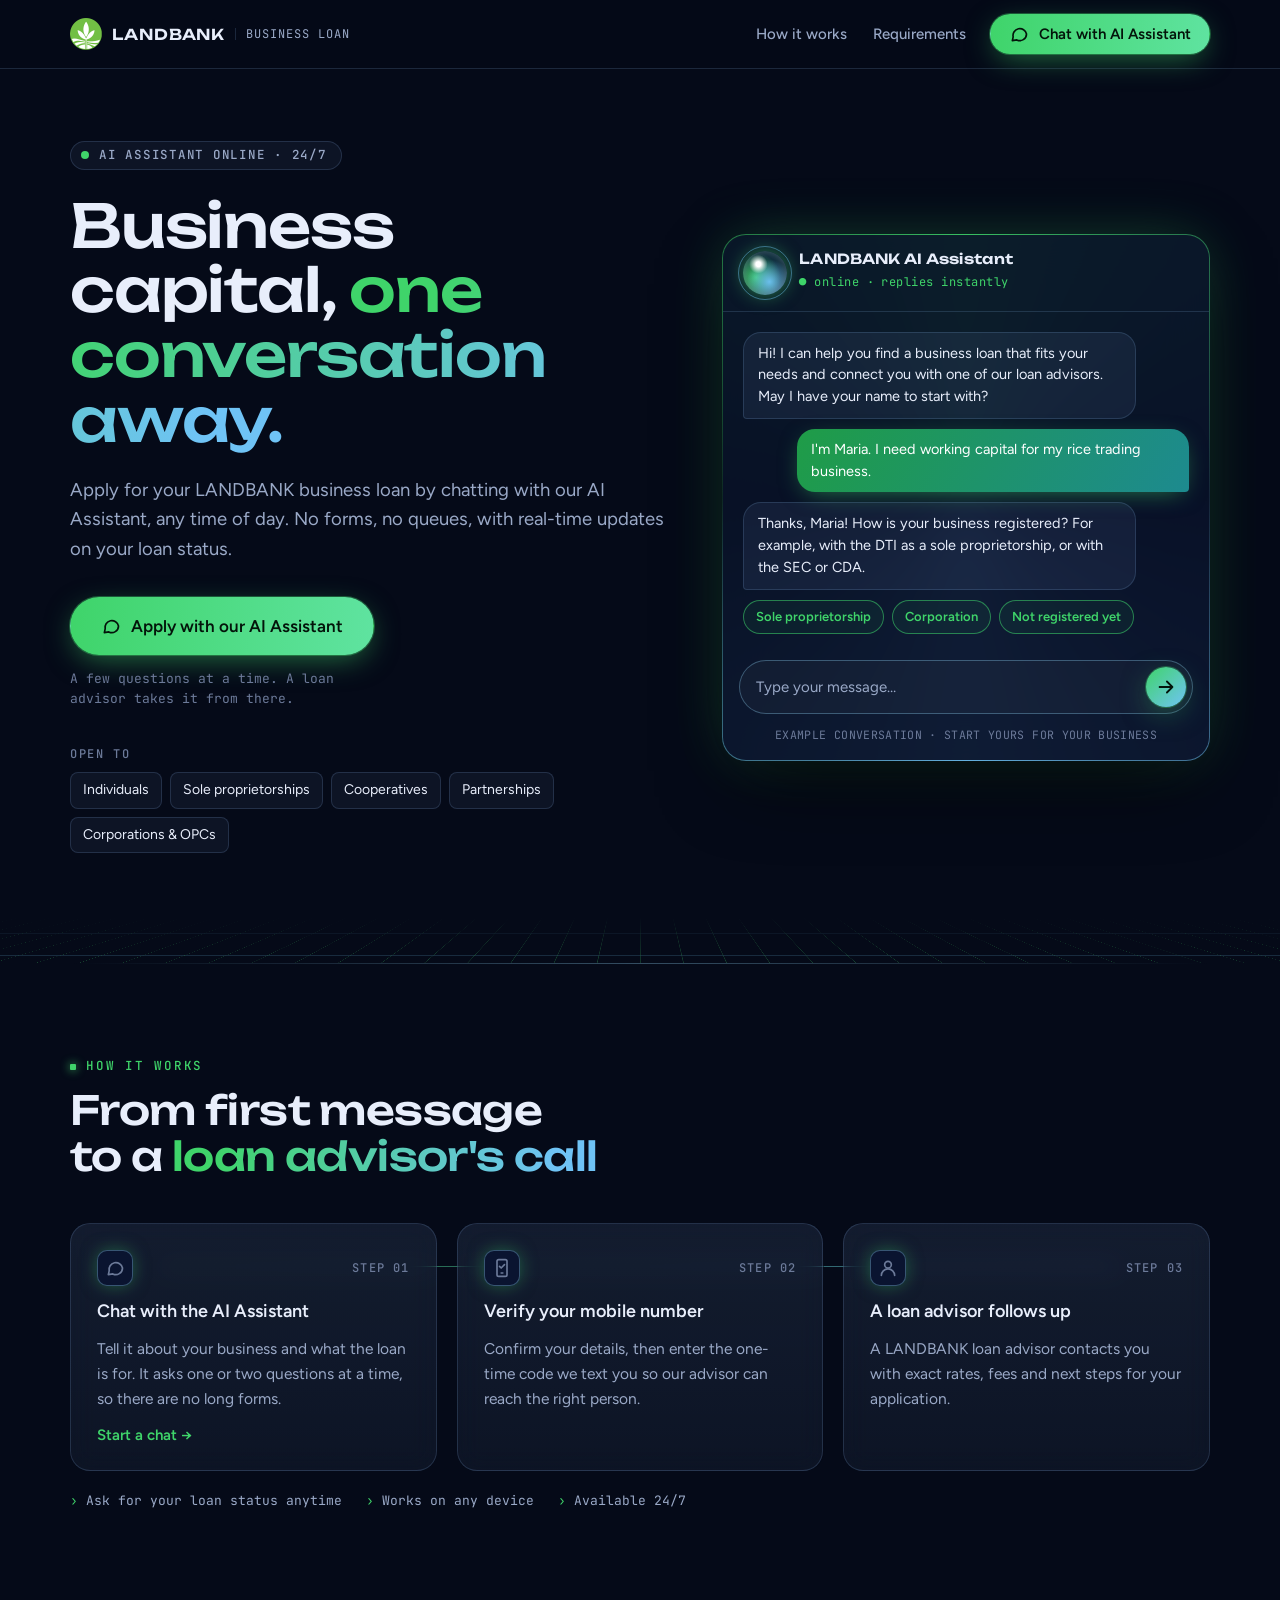
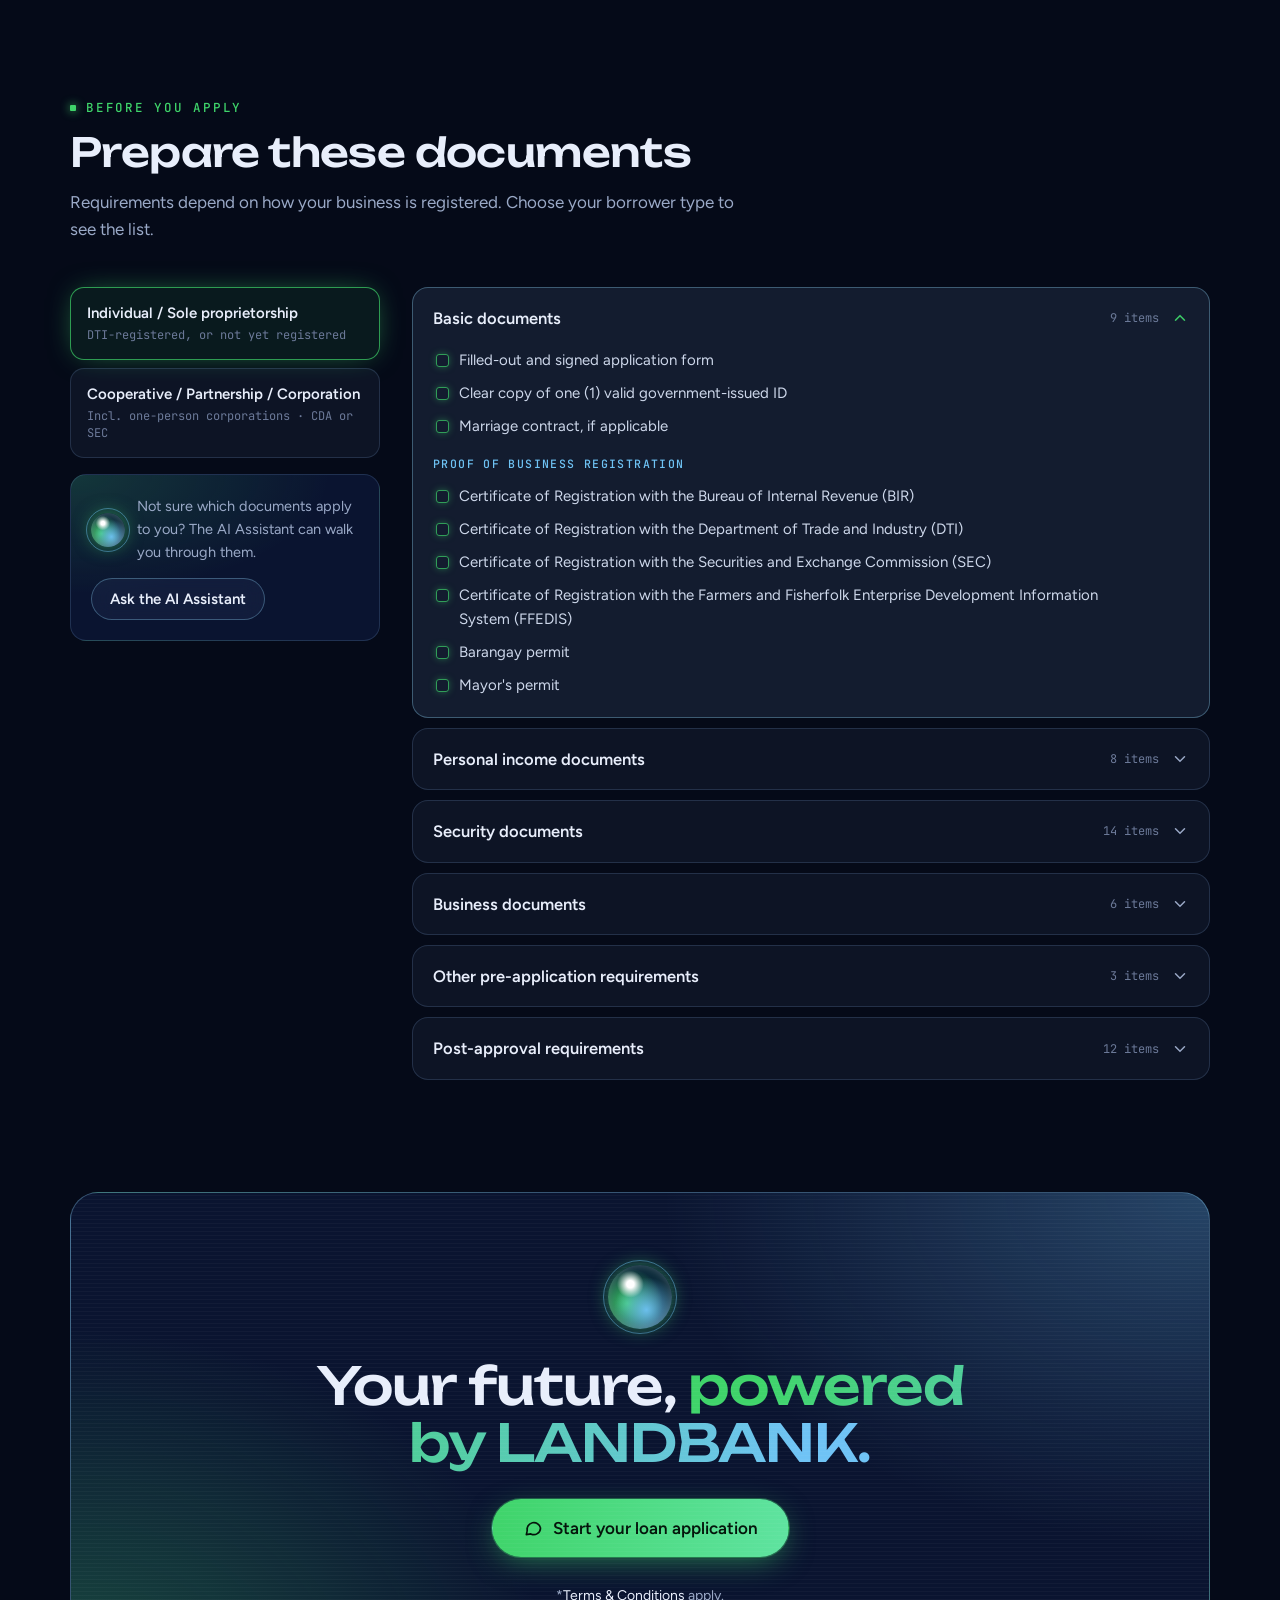
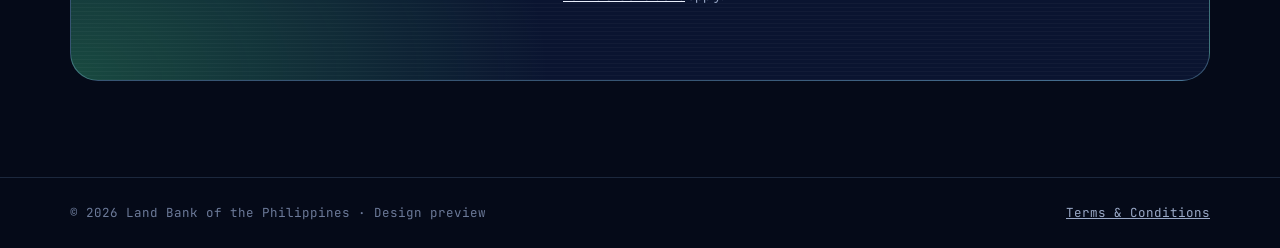
<file: design/landing/index.v2-dark.html>
<!DOCTYPE html>
<html lang="en">
<head>
<meta charset="utf-8">
<meta name="viewport" content="width=device-width, initial-scale=1, viewport-fit=cover">
<title>LANDBANK Business Loan</title>
<link rel="icon" href="assets/icon.ico" type="image/x-icon">
<link rel="preconnect" href="https://fonts.googleapis.com">
<link rel="preconnect" href="https://fonts.gstatic.com" crossorigin>
<link rel="stylesheet" href="https://fonts.googleapis.com/css2?family=Unbounded:wght@400;500;600&family=Figtree:wght@400;500;600;700&family=JetBrains+Mono:wght@400;500&display=swap">
<style>
  /* Design preview only. Futuristic direction: LANDBANK navy deepened to a night ground,
     brand green and sky blue turned into light. One committed dark theme. */
  :root {
    --night: #050a18;
    --night-2: #0a1430;
    --navy: #192951;
    --glass: rgba(148, 190, 255, .06);
    --glass-2: rgba(148, 190, 255, .10);
    --edge: rgba(150, 200, 255, .16);
    --edge-strong: rgba(150, 220, 255, .32);
    --green: #3fd46a;          /* brand green, lit for a dark ground */
    --green-deep: #26922c;     /* brand green as printed */
    --sky: #6fc3f5;            /* brand sky blue, lit */
    --text: #e8eefb;
    --muted: #9aa9c7;
    --faint: #6c7a99;
    --on-green: #03140a;
    --glow: 0 0 0 1px rgba(63, 212, 106, .35), 0 8px 30px -6px rgba(63, 212, 106, .55);
    --display: "Unbounded", "Segoe UI", system-ui, sans-serif;
    --sans: "Figtree", system-ui, -apple-system, "Segoe UI", Roboto, sans-serif;
    --mono: "JetBrains Mono", ui-monospace, "Cascadia Mono", Consolas, monospace;
    color-scheme: dark;
  }
  * { box-sizing: border-box; }
  [hidden] { display: none !important; }
  html { scroll-behavior: smooth; background: var(--night); }
  body {
    margin: 0; min-height: 100%;
    background: var(--night);
    color: var(--text);
    font: 16px/1.6 var(--sans);
    -webkit-font-smoothing: antialiased;
    overflow-x: hidden;
  }
  img { max-width: 100%; display: block; }
  a { color: var(--sky); }
  h1, h2, h3 { margin: 0; text-wrap: balance; }
  p { margin: 0; }
  .wrap { position: relative; width: 100%; max-width: 1180px; margin-inline: auto; padding-inline: 20px; }
  :focus-visible { outline: 2px solid var(--sky); outline-offset: 3px; border-radius: 8px; }
  .visually-hidden { position: absolute; width: 1px; height: 1px; overflow: hidden; clip: rect(0 0 0 0); white-space: nowrap; }
  .grad { background: linear-gradient(92deg, var(--green) 10%, var(--sky) 90%); -webkit-background-clip: text; background-clip: text; color: transparent; }

  /* Ambient sky: slow aurora behind everything */
  .sky { position: fixed; inset: 0; z-index: -1; pointer-events: none; overflow: hidden; }
  .sky::before, .sky::after {
    content: ""; position: absolute; width: 70vmax; height: 70vmax; border-radius: 50%; filter: blur(90px); opacity: .5;
    animation: drift 26s ease-in-out infinite alternate;
  }
  .sky::before { background: radial-gradient(circle, rgba(63,212,106,.55), transparent 60%); left: -20vmax; top: -30vmax; }
  .sky::after { background: radial-gradient(circle, rgba(111,195,245,.5), transparent 60%); right: -25vmax; top: 10vmax; animation-delay: -13s; }
  @keyframes drift { to { transform: translate(8vmax, 6vmax) scale(1.1); } }

  /* Buttons */
  .btn {
    display: inline-flex; align-items: center; justify-content: center; gap: 10px;
    min-height: 48px; padding: 0 24px; border-radius: 999px; cursor: pointer;
    font: 600 16px/1 var(--sans); text-decoration: none; border: 1px solid transparent;
    transition: transform .15s, box-shadow .2s, background .2s, border-color .2s;
  }
  .btn svg { width: 20px; height: 20px; flex: none; }
  .btn-primary { background: linear-gradient(95deg, var(--green), #5fe3a0); color: var(--on-green); box-shadow: var(--glow); }
  .btn-primary:hover { transform: translateY(-1px); box-shadow: 0 0 0 1px rgba(63,212,106,.6), 0 12px 40px -6px rgba(63,212,106,.75); }
  .btn-glass { background: var(--glass); color: var(--text); border-color: var(--edge-strong); backdrop-filter: blur(10px); }
  .btn-glass:hover { background: var(--glass-2); border-color: var(--sky); }
  .btn-lg { min-height: 58px; padding: 0 30px; font-size: 17px; }

  /* Mono labels */
  .eyebrow {
    display: inline-flex; align-items: center; gap: 10px;
    font: 500 12.5px/1 var(--mono); letter-spacing: .14em; text-transform: uppercase; color: var(--green);
  }
  .eyebrow::before { content: ""; width: 6px; height: 6px; border-radius: 1px; background: var(--green); box-shadow: 0 0 10px var(--green); }

  /* Top bar */
  .topbar {
    position: sticky; top: env(safe-area-inset-top, 0px); z-index: 20;
    background: rgba(5, 10, 24, .72); backdrop-filter: blur(14px); -webkit-backdrop-filter: blur(14px);
    border-bottom: 1px solid var(--edge);
  }
  .topbar .wrap { display: flex; align-items: center; gap: 24px; min-height: 68px; }
  .brand { display: flex; align-items: center; gap: 10px; text-decoration: none; color: var(--text); }
  .brand img { width: 32px; height: 32px; }
  .brand b { font: 600 15px/1 var(--display); letter-spacing: .06em; }
  .brand span { font: 400 12px/1 var(--mono); color: var(--muted); letter-spacing: .08em; text-transform: uppercase; border-left: 1px solid var(--edge); padding-left: 10px; }
  .nav { display: flex; gap: 26px; margin-left: auto; }
  .nav a { color: var(--muted); text-decoration: none; font-weight: 500; font-size: 15px; }
  .nav a:hover { color: var(--text); }
  .topbar .btn { min-height: 40px; padding: 0 18px; font-size: 15px; }
  @media (max-width: 860px) { .nav { display: none; } .topbar .btn { margin-left: auto; } }
  @media (max-width: 480px) { .brand span, .topbar-label { display: none; } .topbar .btn { padding: 0 12px; } }

  /* Hero with a wireframe field receding to the horizon (terraces, drawn as light) */
  .hero { position: relative; overflow: hidden; }
  .field {
    position: absolute; left: -50%; right: -50%; bottom: -10%; height: 70%; z-index: 0; pointer-events: none;
    background:
      repeating-linear-gradient(90deg, rgba(63,212,106,.55) 0 1px, transparent 1px 64px),
      repeating-linear-gradient(0deg, rgba(111,195,245,.45) 0 1px, transparent 1px 64px);
    transform: perspective(520px) rotateX(62deg); transform-origin: bottom center;
    mask-image: linear-gradient(to top, #000 0%, rgba(0,0,0,.6) 40%, transparent 90%);
    -webkit-mask-image: linear-gradient(to top, #000 0%, rgba(0,0,0,.6) 40%, transparent 90%);
    animation: scan 6s linear infinite;
  }
  @keyframes scan { to { background-position: 0 0, 0 64px; } }
  .hero .wrap {
    position: relative; z-index: 1;
    display: grid; grid-template-columns: minmax(0, 1.1fr) minmax(0, .9fr); gap: 56px; align-items: center;
    padding-block: 72px 110px;
  }
  .status {
    display: inline-flex; align-items: center; gap: 10px; padding: 7px 14px 7px 10px; border-radius: 999px;
    background: var(--glass); border: 1px solid var(--edge); font: 500 12.5px/1 var(--mono); letter-spacing: .06em; color: var(--muted);
  }
  .status i { width: 8px; height: 8px; border-radius: 50%; background: var(--green); box-shadow: 0 0 0 0 rgba(63,212,106,.6); animation: ping 2s infinite; }
  @keyframes ping { 70% { box-shadow: 0 0 0 8px rgba(63,212,106,0); } 100% { box-shadow: 0 0 0 0 rgba(63,212,106,0); } }
  .hero h1 {
    margin-top: 24px; font: 500 clamp(34px, 4.8vw, 60px)/1.08 var(--display); letter-spacing: -.02em;
  }
  .hero .lede { margin-top: 22px; font-size: 18.5px; color: var(--muted); max-width: 33em; }
  .cta-row { display: flex; flex-wrap: wrap; align-items: center; gap: 14px; margin-top: 34px; }
  .cta-note { font: 400 13px/1.5 var(--mono); color: var(--faint); max-width: 22em; }
  .who { margin-top: 40px; display: grid; gap: 12px; }
  .who strong { font: 500 12px/1 var(--mono); letter-spacing: .14em; text-transform: uppercase; color: var(--faint); }
  .chips { display: flex; flex-wrap: wrap; gap: 8px; }
  .chip { padding: 6px 12px; border-radius: 8px; background: var(--glass); border: 1px solid var(--edge); font-size: 14px; color: var(--text); }
  @media (max-width: 920px) {
    .hero .wrap { grid-template-columns: 1fr; gap: 48px; padding-block: 48px 80px; }
  }

  /* AI orb: the assistant's face */
  .orb {
    position: relative; flex: none; width: 44px; height: 44px; border-radius: 50%;
    background:
      radial-gradient(circle at 35% 30%, #ffffff 0 6%, transparent 22%),
      radial-gradient(circle at 60% 70%, rgba(111,195,245,.95), transparent 55%),
      radial-gradient(circle at 30% 60%, rgba(63,212,106,.95), transparent 60%),
      #0b2a3a;
    box-shadow: 0 0 18px rgba(63,212,106,.55), inset 0 0 10px rgba(255,255,255,.25);
    animation: breathe 4s ease-in-out infinite;
  }
  .orb::after { content: ""; position: absolute; inset: -5px; border-radius: 50%; border: 1px solid rgba(111,195,245,.45); animation: ring 3s ease-out infinite; }
  @keyframes breathe { 50% { box-shadow: 0 0 28px rgba(63,212,106,.8), inset 0 0 12px rgba(255,255,255,.35); } }
  @keyframes ring { from { transform: scale(.9); opacity: 1; } to { transform: scale(1.35); opacity: 0; } }

  /* Holographic chat preview: the one animated edge on the page */
  .preview {
    position: relative; margin: 0; border-radius: 24px; padding: 1px; isolation: isolate;
    background: conic-gradient(from var(--a, 0deg), rgba(63,212,106,.9), rgba(111,195,245,.15) 25%, rgba(111,195,245,.9) 50%, rgba(63,212,106,.15) 75%, rgba(63,212,106,.9));
    animation: spin 8s linear infinite;
    box-shadow: 0 30px 80px -20px rgba(0,0,0,.8), 0 0 60px -10px rgba(63,212,106,.35);
  }
  @property --a { syntax: "<angle>"; inherits: false; initial-value: 0deg; }
  @keyframes spin { to { --a: 360deg; } }
  .preview-inner { border-radius: 23px; background: rgba(8, 16, 38, .92); backdrop-filter: blur(20px); overflow: hidden; display: flex; flex-direction: column; }
  .ai-head { display: flex; align-items: center; gap: 12px; padding: 16px 20px; border-bottom: 1px solid var(--edge); }
  .ai-head b { display: block; font: 600 14px/1.2 var(--display); letter-spacing: .02em; }
  .ai-head small { font: 400 12px/1.4 var(--mono); color: var(--green); letter-spacing: .04em; }
  .preview-body { padding: 20px; display: flex; flex-direction: column; gap: 10px; }
  .preview .msg { font-size: 14.5px; max-width: 88%; padding: 10px 14px; }
  .preview-chips { display: flex; flex-wrap: wrap; gap: 8px; }
  .preview-chips span { border: 1px solid rgba(63,212,106,.55); color: var(--green); border-radius: 999px; padding: 6px 12px; font-size: 13px; font-weight: 600; background: rgba(63,212,106,.06); }
  .preview-input {
    display: flex; align-items: center; gap: 10px; margin: 6px 16px 0; padding: 6px 6px 6px 16px;
    border: 1px solid var(--edge-strong); border-radius: 999px; background: rgba(255,255,255,.03); cursor: pointer;
    font: 15px var(--sans); color: var(--muted); text-align: left; transition: border-color .2s, box-shadow .2s;
  }
  .preview-input:hover { border-color: var(--green); box-shadow: 0 0 0 4px rgba(63,212,106,.12), 0 0 30px -6px rgba(63,212,106,.6); }
  .preview-input > span:first-child { flex: 1; }
  .preview-input .send { width: 40px; height: 40px; }
  .preview figcaption { padding: 12px 20px 16px; font: 400 11.5px/1.5 var(--mono); color: var(--faint); text-align: center; letter-spacing: .03em; }

  /* Sections */
  section.block { padding-block: 96px; position: relative; }
  .section-head { display: grid; gap: 14px; max-width: 680px; margin-bottom: 44px; }
  .section-head h2 { font: 500 clamp(26px, 3.4vw, 40px)/1.15 var(--display); letter-spacing: -.015em; }
  .section-head p { color: var(--muted); font-size: 17px; }
  .rule { height: 1px; background: linear-gradient(90deg, transparent, var(--edge-strong), transparent); }

  /* How it works: a real sequence, so it is numbered */
  .steps { display: grid; grid-template-columns: repeat(3, minmax(0, 1fr)); gap: 20px; position: relative; counter-reset: step; }
  .steps::before {
    content: ""; position: absolute; left: 8%; right: 8%; top: 43px; height: 1px;
    background: linear-gradient(90deg, var(--green), var(--sky)); opacity: .5;
  }
  .step {
    position: relative; display: grid; gap: 14px; align-content: start; padding: 26px; border-radius: 20px;
    background: linear-gradient(180deg, var(--glass-2), var(--glass)); border: 1px solid var(--edge);
    backdrop-filter: blur(12px);
  }
  .step-top { display: flex; align-items: center; justify-content: space-between; }
  .step-icon {
    width: 36px; height: 36px; border-radius: 10px; display: grid; place-items: center;
    background: var(--night-2); border: 1px solid var(--edge-strong); color: var(--green); box-shadow: 0 0 20px -4px rgba(63,212,106,.6);
  }
  .step-icon svg { width: 20px; height: 20px; }
  .step-top span { font: 500 12px/1 var(--mono); color: var(--faint); letter-spacing: .1em; }
  .step h3 { font: 600 18px/1.3 var(--sans); }
  .step p { color: var(--muted); font-size: 15.5px; }
  .link-btn { background: none; border: 0; padding: 0; font: 600 15px var(--sans); color: var(--green); cursor: pointer; justify-self: start; display: inline-flex; gap: 6px; align-items: center; }
  .link-btn:hover { text-decoration: underline; text-underline-offset: 4px; }
  .aside-note { margin-top: 20px; display: flex; flex-wrap: wrap; gap: 10px 24px; font: 400 13px/1.5 var(--mono); color: var(--muted); }
  .aside-note span::before { content: "› "; color: var(--green); }
  @media (max-width: 860px) {
    .steps { grid-template-columns: 1fr; }
    .steps::before { left: 43px; right: auto; top: 30px; bottom: 30px; width: 1px; height: auto; background: linear-gradient(180deg, var(--green), var(--sky)); }
  }

  /* Requirements */
  .req-layout { display: grid; grid-template-columns: 310px minmax(0, 1fr); gap: 32px; align-items: start; }
  .req-aside { position: sticky; top: 96px; display: grid; gap: 16px; }
  .tabs { display: grid; gap: 8px; }
  .tab {
    text-align: left; padding: 15px 16px; border-radius: 14px; border: 1px solid var(--edge);
    background: var(--glass); color: var(--text); font: 600 15px/1.35 var(--sans); cursor: pointer; display: grid; gap: 4px;
    transition: border-color .2s, background .2s, box-shadow .2s;
  }
  .tab small { font: 400 12px/1.4 var(--mono); color: var(--faint); }
  .tab:hover { border-color: var(--edge-strong); }
  .tab[aria-selected="true"] { border-color: rgba(63,212,106,.7); background: rgba(63,212,106,.08); box-shadow: 0 0 30px -10px rgba(63,212,106,.7); }
  .help-card {
    padding: 20px; border-radius: 16px; display: grid; gap: 14px;
    background: radial-gradient(140% 120% at 0% 0%, rgba(63,212,106,.18), transparent 60%), var(--night-2);
    border: 1px solid var(--edge);
  }
  .help-card .row { display: flex; gap: 12px; align-items: center; }
  .help-card .orb { width: 34px; height: 34px; }
  .help-card p { font-size: 14.5px; color: var(--muted); }
  .help-card .btn { min-height: 42px; font-size: 15px; justify-self: start; padding: 0 18px; }
  .docs { display: grid; gap: 10px; }
  details.group { background: var(--glass); border: 1px solid var(--edge); border-radius: 16px; transition: border-color .2s; }
  details.group[open] { border-color: var(--edge-strong); background: var(--glass-2); }
  details.group summary {
    list-style: none; cursor: pointer; padding: 17px 20px; display: flex; align-items: center; gap: 12px;
    font-weight: 600; font-size: 16.5px;
  }
  details.group summary::-webkit-details-marker { display: none; }
  summary .count { margin-left: auto; font: 400 12px/1 var(--mono); color: var(--faint); font-variant-numeric: tabular-nums; }
  summary .chev { width: 18px; height: 18px; color: var(--muted); transition: transform .2s; flex: none; }
  details[open] summary .chev { transform: rotate(180deg); color: var(--green); }
  .group-body { padding: 0 20px 20px; display: grid; gap: 14px; }
  .group-body h4 { margin: 6px 0 0; font: 500 11.5px/1 var(--mono); letter-spacing: .12em; text-transform: uppercase; color: var(--sky); }
  .group-body ul { margin: 0; padding: 0; list-style: none; display: grid; gap: 9px; }
  .group-body li { position: relative; padding-left: 26px; font-size: 15px; color: #cdd7ea; max-width: 70ch; }
  .group-body li::before {
    content: ""; position: absolute; left: 3px; top: 6px; width: 11px; height: 11px; border-radius: 3px;
    border: 1px solid rgba(63,212,106,.7); box-shadow: 0 0 8px -2px rgba(63,212,106,.8);
  }
  @media (max-width: 860px) {
    .req-layout { grid-template-columns: 1fr; }
    .req-aside { position: static; }
    .tabs { grid-template-columns: 1fr 1fr; }
  }
  @media (max-width: 480px) { .tabs { grid-template-columns: 1fr; } }

  /* Closing */
  .closing { padding-block: 16px 96px; }
  .closing-card {
    position: relative; overflow: hidden; border-radius: 28px; padding: clamp(32px, 6vw, 72px);
    border: 1px solid var(--edge-strong);
    background:
      radial-gradient(80% 120% at 100% 0%, rgba(111,195,245,.28), transparent 60%),
      radial-gradient(70% 120% at 0% 100%, rgba(63,212,106,.28), transparent 60%),
      var(--night-2);
    display: grid; gap: 28px; justify-items: center; text-align: center;
  }
  .closing-card::before {
    content: ""; position: absolute; inset: 0; pointer-events: none;
    background: repeating-linear-gradient(0deg, rgba(255,255,255,.03) 0 1px, transparent 1px 4px);
  }
  .closing-card .orb { width: 64px; height: 64px; }
  .closing-card h2 { font: 500 clamp(28px, 4.4vw, 52px)/1.1 var(--display); letter-spacing: -.02em; max-width: 16em; }
  .closing-card p { color: var(--muted); font-size: 14px; }
  .closing-card p a { color: var(--text); }
  .closing-card .cta-row { margin-top: 0; justify-content: center; }

  footer { border-top: 1px solid var(--edge); color: var(--faint); font: 400 12.5px/1.5 var(--mono); padding-block: 26px; }
  footer .wrap { display: flex; flex-wrap: wrap; gap: 12px 24px; justify-content: space-between; }
  footer a { color: var(--muted); }

  /* Shared message bubbles (preview card + chat) */
  .msg { max-width: min(78%, 560px); padding: 12px 16px; border-radius: 18px; font-size: 16.5px; line-height: 1.5; }
  .msg.bot { align-self: flex-start; background: rgba(148,190,255,.08); border: 1px solid var(--edge); border-bottom-left-radius: 4px; color: var(--text); }
  .msg.me { align-self: flex-end; background: linear-gradient(120deg, #1f9c47, #1d8a8f); color: #fff; border-bottom-right-radius: 4px; box-shadow: 0 6px 24px -8px rgba(63,212,106,.6); }
  .send { width: 52px; height: 52px; flex: none; align-self: flex-end; border-radius: 50%; border: 0; background: linear-gradient(135deg, var(--green), var(--sky)); color: var(--on-green); cursor: pointer; display: grid; place-items: center; box-shadow: var(--glow); }
  .send:disabled { background: rgba(148,190,255,.12); color: var(--faint); box-shadow: none; cursor: default; }
  .send svg { width: 22px; height: 22px; }

  /* Chat, focus mode */
  body.chat-open { overflow: hidden; }
  .chat-backdrop {
    position: fixed; inset: 0; z-index: 45;
    background: rgba(2, 5, 14, .72); backdrop-filter: blur(10px) saturate(120%); -webkit-backdrop-filter: blur(10px) saturate(120%);
    animation: fade .25s ease-out;
  }
  @keyframes fade { from { opacity: 0; } }
  .chat {
    position: fixed; inset: 0; margin: auto; z-index: 50;
    width: min(880px, calc(100vw - 48px)); height: min(880px, calc(100dvh - 48px));
    border-radius: 26px; overflow: hidden; display: flex; flex-direction: column;
    background:
      radial-gradient(60% 40% at 50% 0%, rgba(63,212,106,.12), transparent 70%),
      linear-gradient(180deg, #0b1633, #070d20);
    border: 1px solid var(--edge-strong);
    box-shadow: 0 0 0 1px rgba(63,212,106,.12), 0 40px 120px -20px rgba(0,0,0,.9), 0 0 90px -20px rgba(63,212,106,.45);
    animation: pop .28s cubic-bezier(.2,.9,.3,1.2);
  }
  @keyframes pop { from { opacity: 0; transform: translateY(18px) scale(.97); } }
  @media (max-width: 640px) {
    .chat { width: 100%; height: 100%; border-radius: 0; padding-top: env(safe-area-inset-top, 0px); padding-bottom: env(safe-area-inset-bottom, 0px); }
  }
  .chat-head { padding: 18px 20px 18px 24px; display: flex; align-items: center; gap: 14px; border-bottom: 1px solid var(--edge); }
  .chat-head .orb { width: 46px; height: 46px; }
  .chat-head h2 { font: 600 16px/1.25 var(--display); letter-spacing: .02em; }
  .chat-head p { font: 400 12.5px/1.4 var(--mono); color: var(--green); letter-spacing: .04em; }
  .icon-btn { width: 40px; height: 40px; border-radius: 12px; border: 1px solid transparent; background: transparent; color: var(--muted); cursor: pointer; display: grid; place-items: center; }
  .icon-btn:hover { background: var(--glass-2); border-color: var(--edge); color: var(--text); }
  .icon-btn svg { width: 20px; height: 20px; }
  .esc-hint { margin-left: auto; margin-right: 4px; font: 400 11.5px/1 var(--mono); color: var(--faint); border: 1px solid var(--edge); border-radius: 6px; padding: 5px 7px; }
  @media (max-width: 640px) { .esc-hint { display: none; } .chat-head .icon-btn:first-of-type { margin-left: auto; } }
  .preview-note { font: 400 12px/1.4 var(--mono); color: #f3c776; background: rgba(243,199,118,.07); padding: 8px 24px; border-bottom: 1px solid rgba(243,199,118,.18); text-align: center; letter-spacing: .02em; }
  .messages {
    flex: 1; overflow-y: auto; display: flex; flex-direction: column; gap: 14px;
    padding-block: 28px; padding-inline: max(20px, calc((100% - 700px) / 2));
  }
  .day { align-self: center; font: 400 11.5px/1 var(--mono); color: var(--faint); letter-spacing: .12em; text-transform: uppercase; }
  .quick { display: flex; flex-wrap: wrap; gap: 10px; }
  .quick button {
    border: 1px solid rgba(63,212,106,.55); background: rgba(63,212,106,.06); color: var(--green); border-radius: 999px;
    padding: 10px 18px; font: 600 15px var(--sans); cursor: pointer; transition: background .2s, box-shadow .2s;
  }
  .quick button:hover { background: rgba(63,212,106,.14); box-shadow: 0 0 24px -6px rgba(63,212,106,.7); }
  .typing { align-self: flex-start; display: flex; gap: 5px; padding: 14px 16px; background: rgba(148,190,255,.08); border: 1px solid var(--edge); border-radius: 18px; border-bottom-left-radius: 4px; }
  .typing i { width: 8px; height: 8px; border-radius: 50%; background: var(--green); animation: blink 1.2s infinite; }
  .typing i:nth-child(2) { animation-delay: .15s; background: #58cfa8; } .typing i:nth-child(3) { animation-delay: .3s; background: var(--sky); }
  @keyframes blink { 0%, 60%, 100% { opacity: .25; transform: translateY(0); } 30% { opacity: 1; transform: translateY(-3px); } }
  .composer {
    display: flex; gap: 10px; border-top: 1px solid var(--edge);
    padding-block: 16px 10px; padding-inline: max(20px, calc((100% - 700px) / 2));
  }
  .composer textarea {
    flex: 1; resize: none; border: 1px solid var(--edge-strong); border-radius: 18px; padding: 14px 18px;
    font: 16.5px/1.45 var(--sans); color: var(--text); max-height: 160px; background: rgba(255,255,255,.03);
  }
  .composer textarea::placeholder { color: var(--faint); }
  .composer textarea:focus { outline: none; border-color: var(--green); box-shadow: 0 0 0 4px rgba(63,212,106,.12), 0 0 30px -8px rgba(63,212,106,.6); }
  .chat-foot { font: 400 11.5px/1.5 var(--mono); color: var(--faint); text-align: center; padding: 0 20px 14px; }

  @media (prefers-reduced-motion: reduce) {
    html { scroll-behavior: auto; }
    *, *::before, *::after { animation: none !important; transition: none !important; }
  }
</style>
</head>
<body>
<div class="sky" aria-hidden="true"></div>

<header class="topbar">
  <div class="wrap">
    <a class="brand" href="#top" aria-label="LANDBANK Business Loan home">
      <img src="assets/icon.ico" alt="">
      <b>LANDBANK</b>
      <span>Business Loan</span>
    </a>
    <nav class="nav" aria-label="Page">
      <a href="#how">How it works</a>
      <a href="#requirements">Requirements</a>
    </nav>
    <button class="btn btn-primary" type="button" data-open-chat><svg viewBox="0 0 24 24" fill="none" stroke="currentColor" stroke-width="2" stroke-linecap="round" stroke-linejoin="round" aria-hidden="true"><path d="M21 12a8 8 0 0 1-11.6 7.1L4 20l1-4.6A8 8 0 1 1 21 12Z"/></svg><span class="topbar-label">Chat with AI Assistant</span></button>
  </div>
</header>

<main id="top">
  <section class="hero">
    <div class="field" aria-hidden="true"></div>
    <div class="wrap">
      <div>
        <span class="status"><i></i>AI ASSISTANT ONLINE · 24/7</span>
        <h1>Business capital, <span class="grad">one conversation away.</span></h1>
        <p class="lede">Apply for your LANDBANK business loan by chatting with our AI Assistant, any time of day. No forms, no queues, with real-time updates on your loan status.</p>
        <div class="cta-row">
          <button class="btn btn-primary btn-lg" type="button" data-open-chat>
            <svg viewBox="0 0 24 24" fill="none" stroke="currentColor" stroke-width="2" stroke-linecap="round" stroke-linejoin="round" aria-hidden="true"><path d="M21 12a8 8 0 0 1-11.6 7.1L4 20l1-4.6A8 8 0 1 1 21 12Z"/></svg>
            Apply with our AI Assistant
          </button>
          <p class="cta-note">A few questions at a time. A loan advisor takes it from there.</p>
        </div>
        <div class="who">
          <strong>Open to</strong>
          <div class="chips">
            <span class="chip">Individuals</span>
            <span class="chip">Sole proprietorships</span>
            <span class="chip">Cooperatives</span>
            <span class="chip">Partnerships</span>
            <span class="chip">Corporations &amp; OPCs</span>
          </div>
        </div>
      </div>

      <figure class="preview" aria-labelledby="preview-cap">
        <div class="preview-inner">
          <div class="ai-head">
            <span class="orb" aria-hidden="true"></span>
            <div>
              <b>LANDBANK AI Assistant</b>
              <small>● online · replies instantly</small>
            </div>
          </div>
          <div class="preview-body" aria-hidden="true">
            <div class="msg bot">Hi! I can help you find a business loan that fits your needs and connect you with one of our loan advisors. May I have your name to start with?</div>
            <div class="msg me">I'm Maria. I need working capital for my rice trading business.</div>
            <div class="msg bot">Thanks, Maria! How is your business registered? For example, with the DTI as a sole proprietorship, or with the SEC or CDA.</div>
            <div class="preview-chips"><span>Sole proprietorship</span><span>Corporation</span><span>Not registered yet</span></div>
          </div>
          <button class="preview-input" type="button" data-open-chat>
            <span>Type your message…</span>
            <span class="send"><svg viewBox="0 0 24 24" fill="none" stroke="currentColor" stroke-width="2" stroke-linecap="round" stroke-linejoin="round" aria-hidden="true"><path d="M5 12h14M13 6l6 6-6 6"/></svg></span>
          </button>
          <figcaption id="preview-cap">EXAMPLE CONVERSATION · START YOURS FOR YOUR BUSINESS</figcaption>
        </div>
      </figure>
    </div>
  </section>

  <div class="wrap"><div class="rule"></div></div>

  <section class="block" id="how">
    <div class="wrap">
      <div class="section-head">
        <span class="eyebrow">How it works</span>
        <h2>From first message to a <span class="grad">loan advisor's call</span></h2>
      </div>
      <div class="steps">
        <article class="step">
          <div class="step-top">
            <span class="step-icon"><svg viewBox="0 0 24 24" fill="none" stroke="currentColor" stroke-width="2" stroke-linecap="round" stroke-linejoin="round" aria-hidden="true"><path d="M21 12a8 8 0 0 1-11.6 7.1L4 20l1-4.6A8 8 0 1 1 21 12Z"/></svg></span>
            <span>STEP 01</span>
          </div>
          <h3>Chat with the AI Assistant</h3>
          <p>Tell it about your business and what the loan is for. It asks one or two questions at a time, so there are no long forms.</p>
          <button class="link-btn" type="button" data-open-chat>Start a chat →</button>
        </article>
        <article class="step">
          <div class="step-top">
            <span class="step-icon"><svg viewBox="0 0 24 24" fill="none" stroke="currentColor" stroke-width="2" stroke-linecap="round" stroke-linejoin="round" aria-hidden="true"><rect x="6" y="2" width="12" height="20" rx="2"/><path d="M11 18h2"/><path d="m9 10 2 2 4-4"/></svg></span>
            <span>STEP 02</span>
          </div>
          <h3>Verify your mobile number</h3>
          <p>Confirm your details, then enter the one-time code we text you so our advisor can reach the right person.</p>
        </article>
        <article class="step">
          <div class="step-top">
            <span class="step-icon"><svg viewBox="0 0 24 24" fill="none" stroke="currentColor" stroke-width="2" stroke-linecap="round" stroke-linejoin="round" aria-hidden="true"><circle cx="12" cy="8" r="4"/><path d="M4 21a8 8 0 0 1 16 0"/></svg></span>
            <span>STEP 03</span>
          </div>
          <h3>A loan advisor follows up</h3>
          <p>A LANDBANK loan advisor contacts you with exact rates, fees and next steps for your application.</p>
        </article>
      </div>
      <div class="aside-note">
        <span>Ask for your loan status anytime</span>
        <span>Works on any device</span>
        <span>Available 24/7</span>
      </div>
    </div>
  </section>

  <section class="block" id="requirements">
    <div class="wrap">
      <div class="section-head">
        <span class="eyebrow">Before you apply</span>
        <h2>Prepare these documents</h2>
        <p>Requirements depend on how your business is registered. Choose your borrower type to see the list.</p>
      </div>
      <div class="req-layout">
        <aside class="req-aside">
          <div class="tabs" role="tablist" aria-label="Borrower type">
            <button class="tab" role="tab" id="tab-isp" aria-controls="docs" aria-selected="true" data-type="isp">
              Individual / Sole proprietorship
              <small>DTI-registered, or not yet registered</small>
            </button>
            <button class="tab" role="tab" id="tab-cpc" aria-controls="docs" aria-selected="false" data-type="cpc">
              Cooperative / Partnership / Corporation
              <small>Incl. one-person corporations · CDA or SEC</small>
            </button>
          </div>
          <div class="help-card">
            <div class="row">
              <span class="orb" aria-hidden="true"></span>
              <p>Not sure which documents apply to you? The AI Assistant can walk you through them.</p>
            </div>
            <button class="btn btn-glass" type="button" data-open-chat>Ask the AI Assistant</button>
          </div>
        </aside>
        <div class="docs" id="docs" role="tabpanel" aria-labelledby="tab-isp"></div>
      </div>
    </div>
  </section>

  <section class="closing">
    <div class="wrap">
      <div class="closing-card">
        <span class="orb" aria-hidden="true"></span>
        <h2>Your future, <span class="grad">powered by LANDBANK.</span></h2>
        <div class="cta-row">
          <button class="btn btn-primary btn-lg" type="button" data-open-chat><svg viewBox="0 0 24 24" fill="none" stroke="currentColor" stroke-width="2" stroke-linecap="round" stroke-linejoin="round" aria-hidden="true"><path d="M21 12a8 8 0 0 1-11.6 7.1L4 20l1-4.6A8 8 0 1 1 21 12Z"/></svg>Start your loan application</button>
        </div>
        <p>*<a href="#terms">Terms &amp; Conditions</a> apply.</p>
      </div>
    </div>
  </section>
</main>

<footer id="terms">
  <div class="wrap">
    <span>© 2026 Land Bank of the Philippines · Design preview</span>
    <a href="#terms">Terms &amp; Conditions</a>
  </div>
</footer>

<!-- Chat panel: static mock, not connected to the chatbot -->
<div class="chat-backdrop" id="chat-backdrop" hidden></div>
<section class="chat" id="chat" role="dialog" aria-modal="true" aria-labelledby="chat-title" hidden>
  <div class="chat-head">
    <span class="orb" aria-hidden="true"></span>
    <div>
      <h2 id="chat-title">LANDBANK AI Assistant</h2>
      <p>● online · replies instantly</p>
    </div>
    <span class="esc-hint">ESC</span>
    <button class="icon-btn" type="button" id="chat-reset" aria-label="Start over">
      <svg viewBox="0 0 24 24" fill="none" stroke="currentColor" stroke-width="2" stroke-linecap="round" stroke-linejoin="round" aria-hidden="true"><path d="M3 12a9 9 0 1 0 3-6.7L3 8"/><path d="M3 3v5h5"/></svg>
    </button>
    <button class="icon-btn" type="button" id="chat-close" aria-label="Close chat">
      <svg viewBox="0 0 24 24" fill="none" stroke="currentColor" stroke-width="2" stroke-linecap="round" aria-hidden="true"><path d="M6 6l12 12M18 6 6 18"/></svg>
    </button>
  </div>
  <div class="preview-note">DESIGN PREVIEW · replies are placeholders, the assistant is not connected yet</div>
  <div class="messages" id="messages" aria-live="polite"></div>
  <form class="composer" id="composer">
    <label class="visually-hidden" for="chat-input">Message</label>
    <textarea id="chat-input" rows="1" placeholder="Type your message…"></textarea>
    <button class="send" type="submit" id="send" aria-label="Send" disabled>
      <svg viewBox="0 0 24 24" fill="none" stroke="currentColor" stroke-width="2" stroke-linecap="round" stroke-linejoin="round" aria-hidden="true"><path d="M5 12h14M13 6l6 6-6 6"/></svg>
    </button>
  </form>
  <p class="chat-foot">Never share passwords, card numbers or one-time PINs other than the code we text you.</p>
</section>

<script>
  /* ---------- Requirements (content from the current portal) ---------- */
  const security = [
    ["", ["Photocopy of Transfer Certificate of Title (TCT) / Condominium Certificate of Title (CCT)",
          "Photocopy of Tax Declaration (for land and improvement)",
          "Location / vicinity map",
          "Land Transportation Office (LTO) Official Receipt (OR) / Certificate of Registration (CR) or Deed of Sale of Motor Vehicle",
          "Reservation Agreement, Contract to Sell or Statement of Account (for Deed of Assignment (DOA) accounts only)"]],
    ["If secured by a continuing suretyship", ["Basic documents (as enumerated in this form) of the surety", "Income documents (as enumerated in this form) of the surety"]],
    ["If construction loan", ["Building / floor plan of proposed improvement", "Bill of materials", "Specification of proposed finishes", "Building permit"]],
  ];
  const postApproval = [
    ["Real estate collateral-backed loans", ["Original owner's copy of TCT/CCT", "Original Tax Clearance", "Certified true copy of latest Tax Declaration",
      "Insurance policy/ies (for properties with improvements)", "Master Deed of Declaration (for condominium only)",
      "Photocopy of latest full-year Real Estate Tax Receipt (RETR)", "Price quotation of the property (for property acquisition)",
      "Affidavit of Consent to Mortgage Family Home", "Others (please specify)"]],
  ];
  const DOCS = {
    isp: [
      ["Basic documents", [["", ["Filled-out and signed application form", "Clear copy of one (1) valid government-issued ID", "Marriage contract, if applicable"]],
        ["Proof of business registration", ["Certificate of Registration with the Bureau of Internal Revenue (BIR)", "Certificate of Registration with the Department of Trade and Industry (DTI)",
          "Certificate of Registration with the Securities and Exchange Commission (SEC)", "Certificate of Registration with the Farmers and Fisherfolk Enterprise Development Information System (FFEDIS)",
          "Barangay permit", "Mayor's permit"]]]],
      ["Personal income documents", [["", ["Latest Income Tax Return (ITR) or BIR Form 2316", "Latest payslip for the past 2 months",
        "Certificate of Employment (COE) with salary, or employment contract", "Latest crew contract (for seafarers)", "Proof of remittance for the past 6 months",
        "Bank statements or photocopy of passbook for the past 6 months", "Lease contract (for rental income)", "Proof of other income"]]]],
      ["Security documents", security.concat([["If refinancing / loan takeout", ["Statement of Account from current lender and official receipts for the past 3 months"]],
        ["Others", ["Appraisal fee", "Additional security documents"]]])],
      ["Business documents", [["", ["Photocopy of Audited Financial Statements for the past 3 years with the latest ITR, or in-house or pre-operating financial statements",
        "Business plan / business proposal", "Photocopy of franchise agreement, if any", "Business background / company profile", "Photocopy of purchase agreement", "Others (please specify)"]]]],
      ["Other pre-application requirements", [["", ["Billing statement of utilities for the past 3 months",
        "Statement of Account from the current lender and official receipts for the past 3 months (if loan purpose is refinancing / loan takeout)", "Others (please specify)"]]]],
      ["Post-approval requirements", postApproval.concat([["Other post-approval requirements", ["General Information Sheet (GIS), if applicable", "Special Power of Attorney, if applicable",
        "Certificate of Ownership for movable property (e.g., motor vehicles)"]]])],
    ],
    cpc: [
      ["Basic documents", [["", ["Filled-out and signed application form", "Clear copy of one (1) valid government-issued ID of authorized representative, if applicable",
        "Board / Partnership Resolution or Secretary's Certificate authorizing the loan and naming the persons authorized to transact with the bank and sign documents",
        "Special Power of Attorney, if applicable", "Certificate of Registration with the Farmers and Fisherfolk Enterprise Development Information System (FFEDIS)"]]]],
      ["Proof of business registration", [["Cooperative", ["Certificate of Registration with the Cooperative Development Authority (CDA)", "Certificate of Compliance, if applicable", "List of elected officers"]],
        ["Partnership", ["Certificate of Registration with the Securities and Exchange Commission (SEC)", "Articles of Partnership"]],
        ["Corporation / One-person corporation", ["Certificate of Registration with the SEC", "General Information Sheet (GIS), if applicable", "Latest amended Articles of Incorporation and By-Laws"]]]],
      ["Income documents", [["", ["Photocopy of Audited Financial Statements for the past 3 years with the latest Income Tax Return (ITR), or in-house or pre-operating financial statements",
        "Bank statements or photocopy of passbook for the past 6 months", "Business background / company profile", "Proof of other income, if any"]]]],
      ["Other supporting documents", [["", ["Billing statement of utilities for the past 3 months",
        "Statement of Account from the current lender and official receipts for the past 3 months (if loan purpose is refinancing / loan takeout)", "Others (please specify)"]]]],
      ["Security documents", security.concat([["Others", ["Appraisal fee", "Additional security documents"]]])],
      ["Post-approval requirements", postApproval.concat([["Other post-approval requirements", ["Certificate of Ownership for movable property (e.g., motor vehicles)"]]])],
    ],
  };
  const chev = '<svg class="chev" viewBox="0 0 24 24" fill="none" stroke="currentColor" stroke-width="2" stroke-linecap="round" aria-hidden="true"><path d="m6 9 6 6 6-6"/></svg>';
  const esc = s => s.replace(/&/g, "&amp;").replace(/</g, "&lt;");
  function renderDocs(type) {
    document.getElementById("docs").innerHTML = DOCS[type].map(([title, parts], i) => {
      const count = parts.reduce((n, [, items]) => n + items.length, 0);
      const body = parts.map(([h, items]) => (h ? `<h4>${esc(h)}</h4>` : "") + `<ul>${items.map(t => `<li>${esc(t)}</li>`).join("")}</ul>`).join("");
      return `<details class="group"${i === 0 ? " open" : ""}><summary>${esc(title)}<span class="count">${count} items</span>${chev}</summary><div class="group-body">${body}</div></details>`;
    }).join("");
  }
  document.querySelectorAll(".tab").forEach(tab => tab.addEventListener("click", () => {
    document.querySelectorAll(".tab").forEach(t => t.setAttribute("aria-selected", t === tab));
    document.getElementById("docs").setAttribute("aria-labelledby", tab.id);
    renderDocs(tab.dataset.type);
  }));
  renderDocs("isp");

  /* ---------- Chat box: open/close + scripted preview only ---------- */
  const chat = document.getElementById("chat");
  const backdrop = document.getElementById("chat-backdrop");
  let opener = null;  // the button that opened the chat, focused again on close
  const messages = document.getElementById("messages");
  const input = document.getElementById("chat-input");
  const send = document.getElementById("send");
  const GREETING = "Hi! I can help you find a business loan that fits your needs and connect you with one of our loan advisors. What would you like to do today?";
  const QUICK = ["Apply for a business loan", "Check my application status", "What documents do I need?"];
  const PLACEHOLDER = "Thanks! This is a design preview, so I can't answer yet. Once connected, I'll guide you step by step.";

  function add(text, who) {
    const el = document.createElement("div");
    el.className = "msg " + who;
    el.textContent = text;
    messages.appendChild(el);
    messages.scrollTop = messages.scrollHeight;
    return el;
  }
  function addQuick() {
    const row = document.createElement("div");
    row.className = "quick";
    QUICK.forEach(q => {
      const b = document.createElement("button");
      b.type = "button"; b.textContent = q;
      b.addEventListener("click", () => { row.remove(); userSays(q); });
      row.appendChild(b);
    });
    messages.appendChild(row);
  }
  function reset() {
    messages.innerHTML = '<div class="day">Today</div>';
    add(GREETING, "bot");
    addQuick();
  }
  function userSays(text) {
    add(text, "me");
    const typing = document.createElement("div");
    typing.className = "typing"; typing.innerHTML = "<i></i><i></i><i></i>";
    messages.appendChild(typing);
    messages.scrollTop = messages.scrollHeight;
    setTimeout(() => { typing.remove(); add(PLACEHOLDER, "bot"); }, 900);
  }
  function openChat(e) {
    opener = e?.currentTarget || null;
    document.querySelectorAll("[data-open-chat]").forEach(b => b.setAttribute("aria-expanded", "true"));
    if (!messages.children.length) reset();
    chat.hidden = false;
    backdrop.hidden = false;
    document.body.classList.add("chat-open");
    document.querySelectorAll("body > header, body > main, body > footer").forEach(el => el.inert = true);
    input.focus();
  }
  function closeChat() {
    chat.hidden = true;
    backdrop.hidden = true;
    document.body.classList.remove("chat-open");
    document.querySelectorAll("body > header, body > main, body > footer").forEach(el => el.inert = false);
    document.querySelectorAll("[data-open-chat]").forEach(b => b.setAttribute("aria-expanded", "false"));
    opener?.focus();
  }
  document.querySelectorAll("[data-open-chat]").forEach(b => b.addEventListener("click", openChat));
  document.getElementById("chat-close").addEventListener("click", closeChat);
  backdrop.addEventListener("click", closeChat);
  document.getElementById("chat-reset").addEventListener("click", reset);
  document.addEventListener("keydown", e => { if (e.key === "Escape" && !chat.hidden) closeChat(); });
  input.addEventListener("input", () => {
    send.disabled = !input.value.trim();
    input.style.height = "auto";
    input.style.height = input.scrollHeight + "px";
  });
  input.addEventListener("keydown", e => {
    if (e.key === "Enter" && !e.shiftKey) { e.preventDefault(); document.getElementById("composer").requestSubmit(); }
  });
  document.getElementById("composer").addEventListener("submit", e => {
    e.preventDefault();
    const text = input.value.trim();
    if (!text) return;
    messages.querySelector(".quick")?.remove();
    input.value = ""; input.style.height = "auto"; send.disabled = true;
    userSays(text);
  });
</script>
</body>
</html>
</file>
